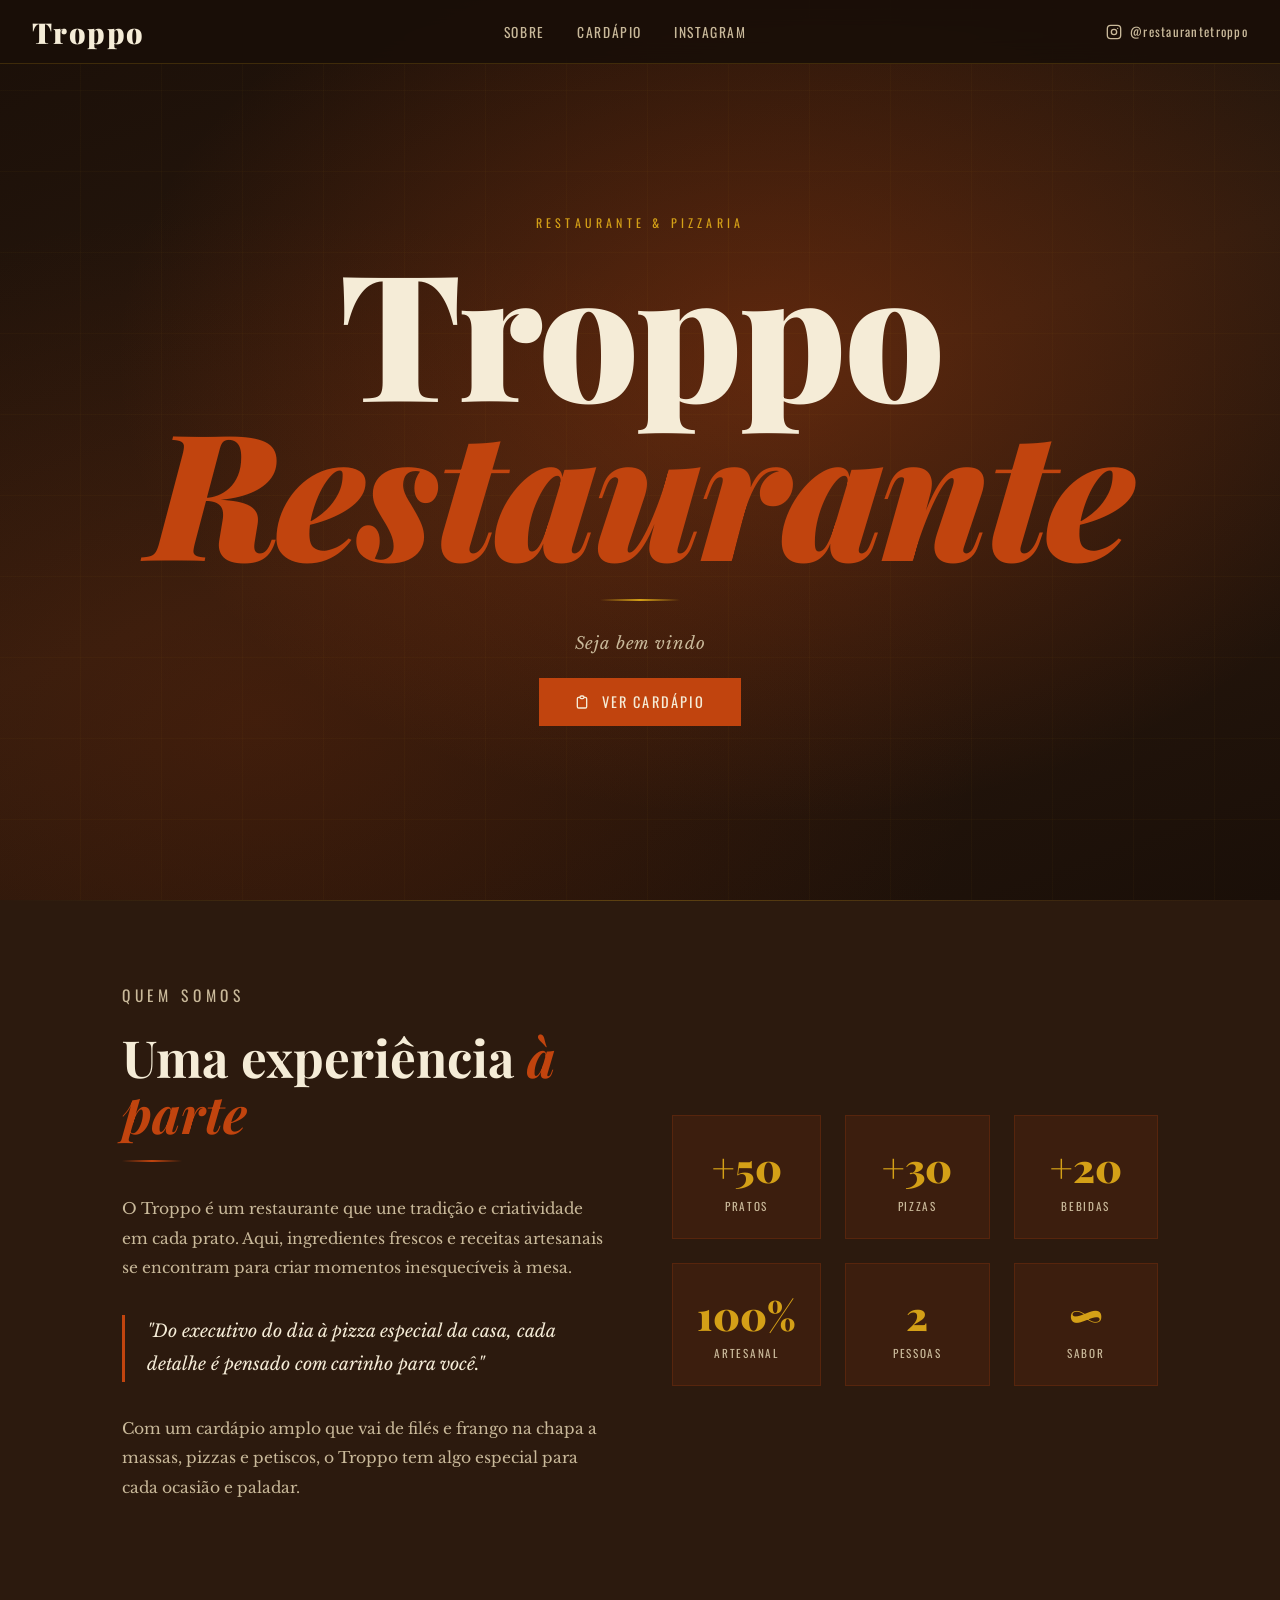
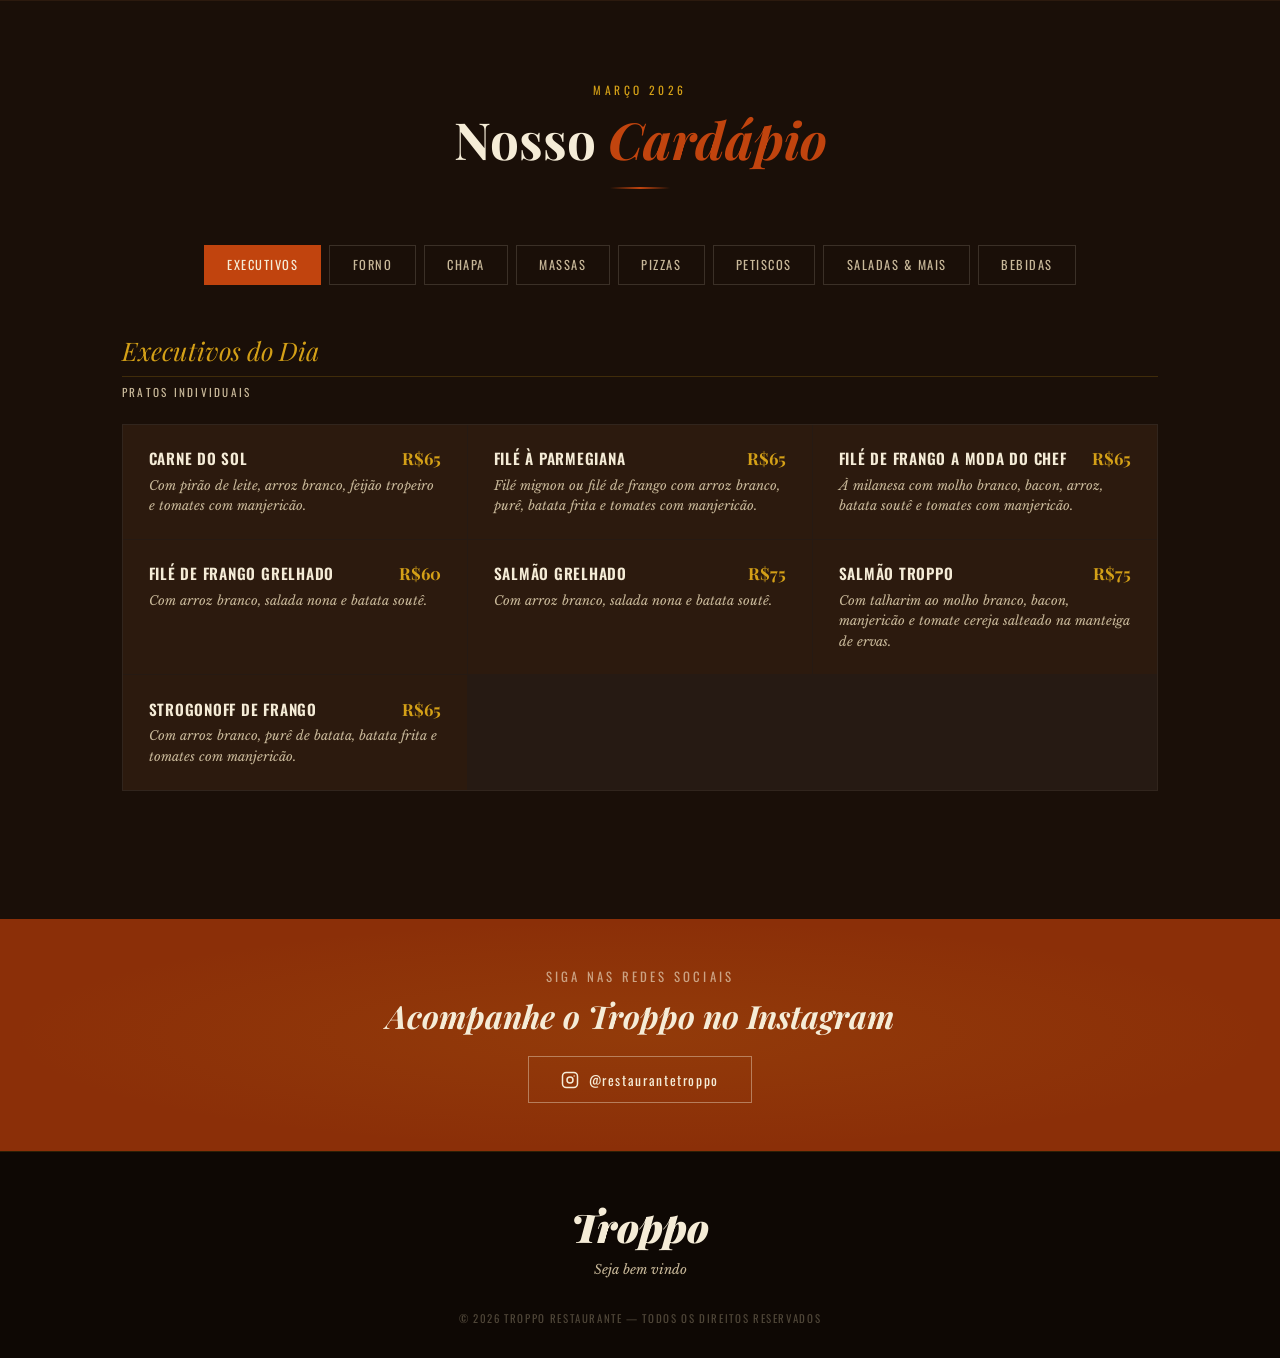
<file: restaurantetroppo/index.html>
<!DOCTYPE html>
<html lang="pt-BR">
<head>
<meta charset="UTF-8">
<meta name="viewport" content="width=device-width, initial-scale=1.0">
<title>Troppo Restaurante</title>
<link href="https://fonts.googleapis.com/css2?family=Playfair+Display:ital,wght@0,400;0,700;0,900;1,400;1,700&family=Libre+Baskerville:ital,wght@0,400;0,700;1,400&family=Oswald:wght@300;400;600&display=swap" rel="stylesheet">
<link rel="stylesheet" href="scr/style.css">
</head>
<body>

<!-- NAV -->
<nav>
  <a href="#hero" class="nav-logo">Troppo</a>
  <ul class="nav-links">
    <li><a href="#sobre">Sobre</a></li>
    <li><a href="#cardapio">Cardápio</a></li>
    <li><a href="#instagram">Instagram</a></li>
  </ul>
  <a href="https://instagram.com/restaurantetroppo" target="_blank" class="nav-insta">
    <svg width="16" height="16" viewBox="0 0 24 24" fill="none" stroke="currentColor" stroke-width="2"><rect x="2" y="2" width="20" height="20" rx="5" ry="5"/><circle cx="12" cy="12" r="4"/><circle cx="17.5" cy="6.5" r="1" fill="currentColor" stroke="none"/></svg>
    @restaurantetroppo
  </a>
  <button class="hamburger" id="hamburgerBtn" aria-label="Menu">
    <span></span><span></span><span></span>
  </button>
</nav>

<!-- MOBILE MENU -->
<div class="mobile-menu" id="mobileMenu">
  <a href="#sobre" onclick="closeMobileMenu()">Sobre</a>
  <a href="#cardapio" onclick="closeMobileMenu()">Cardápio</a>
  <a href="#instagram" onclick="closeMobileMenu()">Instagram</a>
</div>

<!-- HERO -->
<section id="hero">
  <div class="hero-bg"></div>
  <div class="hero-texture"></div>
  <div class="hero-content">
    <p class="hero-label">Restaurante & Pizzaria</p>
    <h1 class="hero-title">
      Troppo
      <em>Restaurante</em>
    </h1>
    <div class="hero-divider"></div>
    <p class="hero-sub">Seja bem vindo</p>
    <a href="#cardapio" class="hero-cta">
      <svg width="16" height="16" viewBox="0 0 24 24" fill="none" stroke="currentColor" stroke-width="2"><path d="M9 5H7a2 2 0 00-2 2v12a2 2 0 002 2h10a2 2 0 002-2V7a2 2 0 00-2-2h-2M9 5a2 2 0 002 2h2a2 2 0 002-2M9 5a2 2 0 012-2h2a2 2 0 012 2"/></svg>
      Ver Cardápio
    </a>
  </div>
</section>


<section id="sobre">
  <div class="container">
    <div class="sobre-grid">
      <div class="sobre-text">
        <div class="section-header" style="text-align:left; margin-bottom:2rem;">
          <p class="section-label">Quem somos</p>
          <h2 class="section-title">Uma experiência <em>à parte</em></h2>
          <div class="section-rule" style="margin-left:0;"></div>
        </div>
        <p>O Troppo é um restaurante que une tradição e criatividade em cada prato. Aqui, ingredientes frescos e receitas artesanais se encontram para criar momentos inesquecíveis à mesa.</p>
        <div class="sobre-highlight">
          <p>"Do executivo do dia à pizza especial da casa, cada detalhe é pensado com carinho para você."</p>
        </div>
        <p>Com um cardápio amplo que vai de filés e frango na chapa a massas, pizzas e petiscos, o Troppo tem algo especial para cada ocasião e paladar.</p>
      </div>
      <div class="sobre-stats">
        <div class="stat-box">
          <span class="stat-num">+50</span>
          <span class="stat-label">Pratos</span>
        </div>
        <div class="stat-box">
          <span class="stat-num">+30</span>
          <span class="stat-label">Pizzas</span>
        </div>
        <div class="stat-box">
          <span class="stat-num">+20</span>
          <span class="stat-label">Bebidas</span>
        </div>
        <div class="stat-box">
          <span class="stat-num">100%</span>
          <span class="stat-label">Artesanal</span>
        </div>
        <div class="stat-box">
          <span class="stat-num">2</span>
          <span class="stat-label">Pessoas</span>
        </div>
        <div class="stat-box">
          <span class="stat-num">∞</span>
          <span class="stat-label">Sabor</span>
        </div>
      </div>
    </div>
  </div>
</section>


<section id="cardapio">
  <div class="container">
    <div class="section-header">
      <p class="section-label">Março 2026</p>
      <h2 class="section-title">Nosso <em>Cardápio</em></h2>
      <div class="section-rule"></div>
    </div>

    
    <div class="menu-tabs">
      <button class="tab-btn active" data-tab="executivos">Executivos</button>
      <button class="tab-btn" data-tab="forno">Forno</button>
      <button class="tab-btn" data-tab="chapa">Chapa</button>
      <button class="tab-btn" data-tab="massas">Massas</button>
      <button class="tab-btn" data-tab="pizzas">Pizzas</button>
      <button class="tab-btn" data-tab="petiscos">Petiscos</button>
      <button class="tab-btn" data-tab="outros">Saladas & Mais</button>
      <button class="tab-btn" data-tab="bebidas">Bebidas</button>
    </div>

    
    <div class="menu-panel active" id="tab-executivos">
      <p class="menu-category-title">Executivos do Dia</p>
      <p class="menu-category-sub">Pratos individuais</p>
      <div class="menu-grid">
        <div class="menu-item">
          <div class="menu-item-header">
            <span class="menu-item-name">Carne do Sol</span>
            <span class="menu-item-price">R$65</span>
          </div>
          <p class="menu-item-desc">Com pirão de leite, arroz branco, feijão tropeiro e tomates com manjericão.</p>
        </div>
        <div class="menu-item">
          <div class="menu-item-header">
            <span class="menu-item-name">Filé à Parmegiana</span>
            <span class="menu-item-price">R$65</span>
          </div>
          <p class="menu-item-desc">Filé mignon ou filé de frango com arroz branco, purê, batata frita e tomates com manjericão.</p>
        </div>
        <div class="menu-item">
          <div class="menu-item-header">
            <span class="menu-item-name">Filé de Frango a Moda do Chef</span>
            <span class="menu-item-price">R$65</span>
          </div>
          <p class="menu-item-desc">À milanesa com molho branco, bacon, arroz, batata soutê e tomates com manjericão.</p>
        </div>
        <div class="menu-item">
          <div class="menu-item-header">
            <span class="menu-item-name">Filé de Frango Grelhado</span>
            <span class="menu-item-price">R$60</span>
          </div>
          <p class="menu-item-desc">Com arroz branco, salada nona e batata soutê.</p>
        </div>
        <div class="menu-item">
          <div class="menu-item-header">
            <span class="menu-item-name">Salmão Grelhado</span>
            <span class="menu-item-price">R$75</span>
          </div>
          <p class="menu-item-desc">Com arroz branco, salada nona e batata soutê.</p>
        </div>
        <div class="menu-item">
          <div class="menu-item-header">
            <span class="menu-item-name">Salmão Troppo</span>
            <span class="menu-item-price">R$75</span>
          </div>
          <p class="menu-item-desc">Com talharim ao molho branco, bacon, manjericão e tomate cereja salteado na manteiga de ervas.</p>
        </div>
        <div class="menu-item">
          <div class="menu-item-header">
            <span class="menu-item-name">Strogonoff de Frango</span>
            <span class="menu-item-price">R$65</span>
          </div>
          <p class="menu-item-desc">Com arroz branco, purê de batata, batata frita e tomates com manjericão.</p>
        </div>
      </div>
    </div>

    
    <div class="menu-panel" id="tab-forno">
      <p class="menu-category-title">Filé Mignon ao Forno</p>
      <p class="menu-category-sub">Para 2 pessoas • acompanha arroz e purê de batatas</p>
      <div class="menu-grid">
        <div class="menu-item">
          <div class="menu-item-header"><span class="menu-item-name">À Parmegiana</span><span class="menu-item-price">R$135</span></div>
          <p class="menu-item-desc">À milanesa com mussarela, presunto, molho de tomates, parmesão, arroz e purê de batatas.</p>
        </div>
        <div class="menu-item">
          <div class="menu-item-header"><span class="menu-item-name">A Moda do Cheff</span><span class="menu-item-price">R$135</span></div>
          <p class="menu-item-desc">À milanesa com molho branco, bacon, manjericão, arroz e purê de batatas.</p>
        </div>
        <div class="menu-item">
          <div class="menu-item-header"><span class="menu-item-name">Apimentado</span><span class="menu-item-price">R$135</span></div>
          <p class="menu-item-desc">Molho aurora apimentado, champignon, bacon, arroz e purê de batatas.</p>
        </div>
        <div class="menu-item">
          <div class="menu-item-header"><span class="menu-item-name">Madeira</span><span class="menu-item-price">R$135</span></div>
          <p class="menu-item-desc">Molho madeira, champignon, arroz e purê de batatas.</p>
        </div>
        <div class="menu-item">
          <div class="menu-item-header"><span class="menu-item-name">Quatro Queijos</span><span class="menu-item-price">R$135</span></div>
          <p class="menu-item-desc">Com mussarela, gorgonzola, provolone, parmesão, molho branco, arroz e purê de batatas.</p>
        </div>
      </div>

      <p class="menu-category-title">Filé de Frango ao Forno</p>
      <p class="menu-category-sub">Para 2 pessoas • acompanha arroz e purê de batatas</p>
      <div class="menu-grid">
        <div class="menu-item">
          <div class="menu-item-header"><span class="menu-item-name">À Parmegiana</span><span class="menu-item-price">R$115</span></div>
          <p class="menu-item-desc">À milanesa com mussarela, presunto, molho de tomates, parmesão, arroz e purê de batatas.</p>
        </div>
        <div class="menu-item">
          <div class="menu-item-header"><span class="menu-item-name">A Moda do Cheff</span><span class="menu-item-price">R$115</span></div>
          <p class="menu-item-desc">À milanesa com molho branco, bacon, manjericão, arroz e purê de batatas.</p>
        </div>
        <div class="menu-item">
          <div class="menu-item-header"><span class="menu-item-name">Quatro Queijos</span><span class="menu-item-price">R$115</span></div>
          <p class="menu-item-desc">Com mussarela, gorgonzola, provolone, parmesão, molho branco, arroz e purê de batatas.</p>
        </div>
        <div class="menu-item">
          <div class="menu-item-header"><span class="menu-item-name">Strogonoff</span><span class="menu-item-price">R$135</span></div>
          <p class="menu-item-desc">Em cubos, com palmito, champignon, molho de creme de leite, arroz e purê de batatas.</p>
        </div>
        <div class="menu-item">
          <div class="menu-item-header"><span class="menu-item-name">Troppo</span><span class="menu-item-price">R$145</span></div>
          <p class="menu-item-desc">À milanesa, marinado com cerveja e orégano, molho branco, mussarela, presunto, champignon, azeitona, arroz e purê de batatas.</p>
        </div>
      </div>
    </div>

    
    <div class="menu-panel" id="tab-chapa">
      <p class="menu-category-title">Na Chapa</p>
      <p class="menu-category-sub">Para 2 pessoas • acompanha feijão tropeiro, arroz, vinagrete e farofa</p>
      <div class="menu-grid">
        <div class="menu-item">
          <div class="menu-item-header"><span class="menu-item-name">Picanha Maturatta</span><span class="menu-item-price">R$155</span></div>
          <p class="menu-item-desc">Com queijo coalho, feijão tropeiro, arroz, vinagrete e farofa.</p>
        </div>
        <div class="menu-item">
          <div class="menu-item-header"><span class="menu-item-name">Carne do Sol</span><span class="menu-item-price">R$135</span></div>
          <p class="menu-item-desc">Com feijão tropeiro, arroz, vinagrete e farofa.</p>
        </div>
        <div class="menu-item">
          <div class="menu-item-header"><span class="menu-item-name">Filé Mignon</span><span class="menu-item-price">R$135</span></div>
          <p class="menu-item-desc">Com feijão tropeiro, arroz, vinagrete e farofa.</p>
        </div>
        <div class="menu-item">
          <div class="menu-item-header"><span class="menu-item-name">Filé de Frango</span><span class="menu-item-price">R$115</span></div>
          <p class="menu-item-desc">Com feijão tropeiro, arroz, vinagrete e farofa.</p>
        </div>
        <div class="menu-item">
          <div class="menu-item-header"><span class="menu-item-name">Bode</span><span class="menu-item-price">R$135</span></div>
          <p class="menu-item-desc">Com feijão tropeiro, arroz, vinagrete e farofa.</p>
        </div>
        <div class="menu-item">
          <div class="menu-item-header"><span class="menu-item-name">Cordeiro</span><span class="menu-item-price">R$135</span></div>
          <p class="menu-item-desc">Com feijão tropeiro, arroz, vinagrete e farofa.</p>
        </div>
      </div>
    </div>

    
    <div class="menu-panel" id="tab-massas">
      <p class="menu-category-title">Spaghetti & Talharim</p>
      <p class="menu-category-sub">Para 2 pessoas</p>
      <div class="menu-grid">
        <div class="menu-item">
          <div class="menu-item-header"><span class="menu-item-name">Al Sugo</span><span class="menu-item-price">R$52</span></div>
          <p class="menu-item-desc">Molho de tomates.</p>
        </div>
        <div class="menu-item">
          <div class="menu-item-header"><span class="menu-item-name">Alho e Oléo</span><span class="menu-item-price">R$52</span></div>
          <p class="menu-item-desc">Alho dourado no azeite de oliva.</p>
        </div>
        <div class="menu-item">
          <div class="menu-item-header"><span class="menu-item-name">Bolonhesa</span><span class="menu-item-price">R$70</span></div>
          <p class="menu-item-desc">Molho de tomates e carne bovina moída.</p>
        </div>
        <div class="menu-item">
          <div class="menu-item-header"><span class="menu-item-name">Camarão</span><span class="menu-item-price">R$140</span></div>
          <p class="menu-item-desc">Camarões fundidos no molho branco.</p>
        </div>
        <div class="menu-item">
          <div class="menu-item-header"><span class="menu-item-name">Frango</span><span class="menu-item-price">R$70</span></div>
          <p class="menu-item-desc">Molho de tomates, bacon e frango desfiado.</p>
        </div>
        <div class="menu-item">
          <div class="menu-item-header"><span class="menu-item-name">Quatro Queijos</span><span class="menu-item-price">R$90</span></div>
          <p class="menu-item-desc">Mussarela, gorgonzola, provolone e parmesão fundidos no molho branco.</p>
        </div>
      </div>

      <p class="menu-category-title">Lasanhas</p>
      <p class="menu-category-sub">Média | Grande</p>
      <table class="menu-table">
        <thead><tr><th>Sabor</th><th>Média</th><th>Grande</th></tr></thead>
        <tbody>
          <tr><td><span class="item-title">Bolonhesa</span>Mussarela, carne bovina e molho de tomates polvilhado com parmesão ralado.</td><td>R$77</td><td>R$90</td></tr>
          <tr><td><span class="item-title">Frango</span>Mussarela, frango desfiado e molho de tomate polvilhado com parmesão ralado.</td><td>R$77</td><td>R$90</td></tr>
          <tr><td><span class="item-title">Troppo</span>Mussarela, presunto, frango desfiado, molho branco e molho de tomate polvilhado com parmesão.</td><td>R$84</td><td>R$98</td></tr>
        </tbody>
      </table>

      <p class="menu-category-title">Calzones</p>
      <p class="menu-category-sub">Pequeno | Médio | Grande</p>
      <table class="menu-table">
        <thead><tr><th>Tipo</th><th>P</th><th>M</th><th>G</th></tr></thead>
        <tbody>
          <tr><td><span class="item-title">Tradicionais</span>Todos os sabores das Pizzas Tradicionais.</td><td>R$57</td><td>R$65</td><td>R$78</td></tr>
          <tr><td><span class="item-title">Especiais</span>Todos os sabores das Pizzas Especiais.</td><td>R$70</td><td>R$82</td><td>R$95</td></tr>
        </tbody>
      </table>

      <p class="menu-category-title">Pastel & Pastelzinho</p>
      <div class="menu-grid">
        <div class="menu-item">
          <div class="menu-item-header"><span class="menu-item-name">Queijo | Presunto | Frango | Carne</span><span class="menu-item-price">R$22 <span class="price-small">/ c/ catupiry R$27</span></span></div>
        </div>
        <div class="menu-item">
          <div class="menu-item-header"><span class="menu-item-name">Camarão | Bacalhau</span><span class="menu-item-price">R$32 <span class="price-small">/ c/ catupiry R$38</span></span></div>
        </div>
        <div class="menu-item">
          <div class="menu-item-header"><span class="menu-item-name">Pastelzinho Frango | Presunto (6un)</span><span class="menu-item-price">R$35 <span class="price-small">/ c/ catupiry R$40</span></span></div>
        </div>
        <div class="menu-item">
          <div class="menu-item-header"><span class="menu-item-name">Pastelzinho Camarão | Bacalhau (6un)</span><span class="menu-item-price">R$46 <span class="price-small">/ c/ catupiry R$52</span></span></div>
        </div>
      </div>
    </div>

    
    <div class="menu-panel" id="tab-pizzas">
      <p class="menu-category-title" style="color:var(--terracota);">Pizzas Tradicionais</p>
      <p class="menu-category-sub">Pequena | Média | Grande</p>
      <table class="menu-table">
        <thead><tr><th>Sabor</th><th>P</th><th>M</th><th>G</th></tr></thead>
        <tbody>
          <tr><td><span class="item-title">Mussarela</span>Mussarela</td><td>R$43</td><td>R$50</td><td>R$60</td></tr>
          <tr><td><span class="item-title">Milho</span>Mussarela e milho</td><td>R$43</td><td>R$50</td><td>R$67</td></tr>
          <tr><td><span class="item-title">Margherita</span>Mussarela, tomate e manjericão</td><td>R$48</td><td>R$54</td><td>R$67</td></tr>
          <tr><td><span class="item-title">Gratinada</span>Mussarela, catupiry, parmesão e azeitona</td><td>R$53</td><td>R$60</td><td>R$75</td></tr>
          <tr><td><span class="item-title">Quatro Queijos</span>Mussarela, provolone, gorgonzola e catupiry</td><td>R$57</td><td>R$65</td><td>R$78</td></tr>
          <tr><td><span class="item-title">Bauru</span>Presunto, mussarela, tomate e azeitona</td><td>R$53</td><td>R$60</td><td>R$75</td></tr>
          <tr><td><span class="item-title">Portuguesa</span>Presunto, mussarela, ervilha, ovos, cebola e azeitona</td><td>R$53</td><td>R$60</td><td>R$75</td></tr>
          <tr><td><span class="item-title">Chapadão</span>Presunto, mussarela, bacon, champignon e cebola</td><td>R$57</td><td>R$65</td><td>R$78</td></tr>
          <tr><td><span class="item-title">Frango</span>Frango e mussarela</td><td>R$43</td><td>R$50</td><td>R$60</td></tr>
          <tr><td><span class="item-title">Frango c/ Catupiry</span>Frango, mussarela e catupiry</td><td>R$50</td><td>R$56</td><td>R$72</td></tr>
          <tr><td><span class="item-title">Pollo</span>Frango, mussarela, milho, palmito e azeitona</td><td>R$53</td><td>R$60</td><td>R$75</td></tr>
          <tr><td><span class="item-title">Caipirona</span>Frango, mussarela, milho, catupiry, tomate e azeitona</td><td>R$57</td><td>R$65</td><td>R$78</td></tr>
          <tr><td><span class="item-title">Calabresa</span>Calabresa e mussarela</td><td>R$43</td><td>R$50</td><td>R$60</td></tr>
          <tr><td><span class="item-title">Baiana</span>Calabresa picada, mussarela e molho de pimenta</td><td>R$43</td><td>R$50</td><td>R$60</td></tr>
          <tr><td><span class="item-title">Salame</span>Salame, mussarela e cebola</td><td>R$50</td><td>R$57</td><td>R$70</td></tr>
          <tr><td><span class="item-title">Árabe</span>Carne moída, mussarela, catupiry, cebola, pimenta calabresa e hortelã</td><td>R$57</td><td>R$65</td><td>R$78</td></tr>
          <tr><td><span class="item-title">Bacalhau</span>Bacalhau e mussarela</td><td>R$57</td><td>R$65</td><td>R$78</td></tr>
        </tbody>
      </table>

      <p class="menu-category-title">Pizzas Especiais</p>
      <p class="menu-category-sub">Pequena | Média | Grande</p>
      <table class="menu-table">
        <thead><tr><th>Sabor</th><th>P</th><th>M</th><th>G</th></tr></thead>
        <tbody>
          <tr><td><span class="item-title">Atum</span>Atum, mussarela e cebola</td><td>R$63</td><td>R$72</td><td>R$85</td></tr>
          <tr><td><span class="item-title">Peruana</span>Atum, mussarela, tomate, cebola e azeitona</td><td>R$63</td><td>R$72</td><td>R$85</td></tr>
          <tr><td><span class="item-title">Camarão</span>Camarão e mussarela</td><td>R$70</td><td>R$82</td><td>R$95</td></tr>
          <tr><td><span class="item-title">Catumarão</span>Camarão, mussarela e catupiry</td><td>R$76</td><td>R$88</td><td>R$100</td></tr>
          <tr><td><span class="item-title">Lombinho</span>Lombo defumado, mussarela e azeitona</td><td>R$63</td><td>R$72</td><td>R$85</td></tr>
          <tr><td><span class="item-title">Peru</span>Peito de Peru defumado, mussarela e catupiry</td><td>R$63</td><td>R$72</td><td>R$85</td></tr>
          <tr><td><span class="item-title">Pepperoni</span>Pepperoni, mussarela e cebola</td><td>R$63</td><td>R$72</td><td>R$85</td></tr>
          <tr><td><span class="item-title">Vegetariana</span>Palmito, mussarela, champignon, ervilha, tomate, pimentão, cebola e azeitona</td><td>R$63</td><td>R$72</td><td>R$85</td></tr>
          <tr><td><span class="item-title">Genovese</span>Atum, mussarela, champignon, catupiry e azeitona</td><td>R$63</td><td>R$72</td><td>R$85</td></tr>
          <tr><td><span class="item-title">Quatro Stagione</span>Presunto, mussarela, bacon, champignon e catupiry</td><td>R$63</td><td>R$72</td><td>R$85</td></tr>
          <tr><td><span class="item-title">Czarina</span>Lombo defumado, mussarela, provolone, tomate e azeitona</td><td>R$63</td><td>R$72</td><td>R$85</td></tr>
          <tr><td><span class="item-title">Tomate Seco</span>Tomate seco, mussarela, manjericão e parmesão</td><td>R$63</td><td>R$72</td><td>R$85</td></tr>
          <tr><td><span class="item-title">A Sua</span>Mussarela + 3 ingredientes à sua escolha</td><td>R$70</td><td>R$82</td><td>R$95</td></tr>
          <tr><td><span class="item-title">Troppo</span>Mussarela, presunto, frango, milho, catupiry, calabresa, tomate, pimentão, cebola e azeitona</td><td>R$63</td><td>R$72</td><td>R$85</td></tr>
        </tbody>
      </table>

      <p class="menu-category-title">Bordas Recheadas & Doces</p>
      <div class="menu-grid">
        <div class="menu-item">
          <div class="menu-item-header"><span class="menu-item-name">Borda Catupiry ou Mussarela</span><span class="menu-item-price"><span class="price-small">Média R$18 / Grande R$22</span></span></div>
        </div>
        <div class="menu-item">
          <div class="menu-item-header"><span class="menu-item-name">Romeu e Julieta</span><span class="menu-item-price">R$43/50/60</span></div>
          <p class="menu-item-desc">Goiabada, mussarela e canela em pó.</p>
        </div>
        <div class="menu-item">
          <div class="menu-item-header"><span class="menu-item-name">Brigadeiro</span><span class="menu-item-price">R$48/54/68</span></div>
          <p class="menu-item-desc">Brigadeiro, mussarela e chocolate granulado.</p>
        </div>
      </div>
    </div>

    
    <div class="menu-panel" id="tab-petiscos">
      <p class="menu-category-title">Petiscos</p>
      <p class="menu-category-sub">Para compartilhar</p>
      <div class="menu-grid">
        <div class="menu-item">
          <div class="menu-item-header"><span class="menu-item-name">Filezinho Mignon Apimentado</span><span class="menu-item-price">R$88</span></div>
          <p class="menu-item-desc">Com cesta de pão.</p>
        </div>
        <div class="menu-item">
          <div class="menu-item-header"><span class="menu-item-name">Filezinho Mignon Madeira</span><span class="menu-item-price">R$88</span></div>
          <p class="menu-item-desc">Com cesta de pão.</p>
        </div>
        <div class="menu-item">
          <div class="menu-item-header"><span class="menu-item-name">Filezinho Mignon Quatro Queijos</span><span class="menu-item-price">R$88</span></div>
          <p class="menu-item-desc">Com cesta de pão.</p>
        </div>
        <div class="menu-item">
          <div class="menu-item-header"><span class="menu-item-name">Filezinho Mignon Acebolado</span><span class="menu-item-price">R$88</span></div>
          <p class="menu-item-desc">Com farofa e vinagrete.</p>
        </div>
        <div class="menu-item">
          <div class="menu-item-header"><span class="menu-item-name">Carne do Sol Acebolada</span><span class="menu-item-price">R$88</span></div>
          <p class="menu-item-desc">Com farofa e vinagrete.</p>
        </div>
        <div class="menu-item">
          <div class="menu-item-header"><span class="menu-item-name">Filezinho de Bode Acebolado</span><span class="menu-item-price">R$88</span></div>
          <p class="menu-item-desc">Com farofa e vinagrete ou farofa d'água.</p>
        </div>
        <div class="menu-item">
          <div class="menu-item-header"><span class="menu-item-name">Filezinho de Cordeiro Acebolado</span><span class="menu-item-price">R$88</span></div>
          <p class="menu-item-desc">Com farofa e vinagrete ou farofa d'água.</p>
        </div>
        <div class="menu-item">
          <div class="menu-item-header"><span class="menu-item-name">Torresmo</span><span class="menu-item-price">R$35</span></div>
          <p class="menu-item-desc">Com geleia de pimenta.</p>
        </div>
        <div class="menu-item">
          <div class="menu-item-header"><span class="menu-item-name">Tábua de Frios</span><span class="menu-item-price">R$80</span></div>
          <p class="menu-item-desc">Azeitona, queijo, presunto, palmito, lombo defumado e salame.</p>
        </div>
        <div class="menu-item">
          <div class="menu-item-header"><span class="menu-item-name">Mista de Frios</span><span class="menu-item-price">R$46</span></div>
          <p class="menu-item-desc">Azeitona, presunto, queijo e salame.</p>
        </div>
        <div class="menu-item">
          <div class="menu-item-header"><span class="menu-item-name">Escondidinho de Carne</span><span class="menu-item-price">R$90</span></div>
          <p class="menu-item-desc">Cubos de carne, bacon, calabresa defumada, feijão, catupiry, mussarela, purê de batata e tomates.</p>
        </div>
        <div class="menu-item">
          <div class="menu-item-header"><span class="menu-item-name">Escondidinho de Costela</span><span class="menu-item-price">R$90</span></div>
          <p class="menu-item-desc">Costela bovina temperada, catupiry e purê de aipim gratinado.</p>
        </div>
        <div class="menu-item">
          <div class="menu-item-header"><span class="menu-item-name">Escondidinho de Camarão</span><span class="menu-item-price">R$120</span></div>
          <p class="menu-item-desc">Camarão, catupiry e purê de aipim gratinado.</p>
        </div>
        <div class="menu-item">
          <div class="menu-item-header"><span class="menu-item-name">Camarão Alho e Oléo</span><span class="menu-item-price">R$55</span></div>
          <p class="menu-item-desc">Camarão flambado no alho e azeite.</p>
        </div>
        <div class="menu-item">
          <div class="menu-item-header"><span class="menu-item-name">Paraíba</span><span class="menu-item-price">R$60</span></div>
          <p class="menu-item-desc">Macaxeira ou batata frita com carne do sol.</p>
        </div>
        <div class="menu-item">
          <div class="menu-item-header"><span class="menu-item-name">Iscas de Frango</span><span class="menu-item-price">R$45</span></div>
          <p class="menu-item-desc">Filé de frango com empanado especial. Acompanha molho rosé.</p>
        </div>
        <div class="menu-item">
          <div class="menu-item-header"><span class="menu-item-name">Camarão Troppo</span><span class="menu-item-price">R$50</span></div>
          <p class="menu-item-desc">Filé de camarão com empanado especial. Acompanha molho aiole.</p>
        </div>
        <div class="menu-item">
          <div class="menu-item-header"><span class="menu-item-name">Linguiça Artesanal</span><span class="menu-item-price">R$50</span></div>
          <p class="menu-item-desc">Suína ou cordeiro. Tradicional ou apimentada. Acompanha farofa e vinagrete.</p>
        </div>
        <div class="menu-item">
          <div class="menu-item-header"><span class="menu-item-name">Costelinha Suína</span><span class="menu-item-price">R$42</span></div>
          <p class="menu-item-desc">Com batata frita, cheddar, bacon e molho barbecue.</p>
        </div>
        <div class="menu-item">
          <div class="menu-item-header"><span class="menu-item-name">Tripa Suína</span><span class="menu-item-price">R$40</span></div>
        </div>
        <div class="menu-item">
          <div class="menu-item-header"><span class="menu-item-name">Macaxeira</span><span class="menu-item-price">R$20</span></div>
          <p class="menu-item-desc">Aipim frito em cubos.</p>
        </div>
        <div class="menu-item">
          <div class="menu-item-header"><span class="menu-item-name">Batata Frita</span><span class="menu-item-price">R$22</span></div>
        </div>
        <div class="menu-item">
          <div class="menu-item-header"><span class="menu-item-name">Batata Frita c/ Cheddar e Bacon</span><span class="menu-item-price">R$28</span></div>
        </div>
        <div class="menu-item">
          <div class="menu-item-header"><span class="menu-item-name">Caldo de Macaxeira</span><span class="menu-item-price">R$17</span></div>
        </div>
        <div class="menu-item">
          <div class="menu-item-header"><span class="menu-item-name">Salame</span><span class="menu-item-price">R$28</span></div>
        </div>
      </div>
    </div>

    
    <div class="menu-panel" id="tab-outros">
      <p class="menu-category-title">Saladas</p>
      <p class="menu-category-sub">Para 2 pessoas | Individual</p>
      <div class="menu-grid">
        <div class="menu-item">
          <div class="menu-item-header"><span class="menu-item-name">Nona</span><span class="menu-item-price">R$46 <span class="price-small">/ indiv. R$32</span></span></div>
          <p class="menu-item-desc">Alface, tomate, cebola, pimentão, cenoura e azeitonas.</p>
        </div>
        <div class="menu-item">
          <div class="menu-item-header"><span class="menu-item-name">Troppo</span><span class="menu-item-price">R$58 <span class="price-small">/ indiv. R$38</span></span></div>
          <p class="menu-item-desc">Alface, tomate, pimentão, cebola, cenoura, palmito, champignon, bacon, milho, azeitonas, ervilhas e ovos.</p>
        </div>
      </div>

      <p class="menu-category-title">Guarnições</p>
      <div class="menu-grid">
        <div class="menu-item"><div class="menu-item-header"><span class="menu-item-name">Arroz</span><span class="menu-item-price">R$10</span></div></div>
        <div class="menu-item"><div class="menu-item-header"><span class="menu-item-name">Farofa</span><span class="menu-item-price">R$10</span></div></div>
        <div class="menu-item"><div class="menu-item-header"><span class="menu-item-name">Feijão Tropeiro</span><span class="menu-item-price">R$10</span></div></div>
        <div class="menu-item"><div class="menu-item-header"><span class="menu-item-name">Salada Vinagrete</span><span class="menu-item-price">R$10</span></div></div>
        <div class="menu-item"><div class="menu-item-header"><span class="menu-item-name">Tomates c/ Manjericão</span><span class="menu-item-price">R$10</span></div></div>
        <div class="menu-item"><div class="menu-item-header"><span class="menu-item-name">Cesta de Pão (baguete italiana)</span><span class="menu-item-price">R$10</span></div></div>
        <div class="menu-item"><div class="menu-item-header"><span class="menu-item-name">Pirão de Leite</span><span class="menu-item-price">R$15</span></div></div>
        <div class="menu-item"><div class="menu-item-header"><span class="menu-item-name">Purê de Batata</span><span class="menu-item-price">R$15</span></div></div>
        <div class="menu-item"><div class="menu-item-header"><span class="menu-item-name">Molho Barbecue</span><span class="menu-item-price">R$5</span></div></div>
        <div class="menu-item"><div class="menu-item-header"><span class="menu-item-name">Molho Aiole</span><span class="menu-item-price">R$5</span></div></div>
        <div class="menu-item"><div class="menu-item-header"><span class="menu-item-name">Molho Rosé</span><span class="menu-item-price">R$5</span></div></div>
        <div class="menu-item"><div class="menu-item-header"><span class="menu-item-name">Geleia de Pimenta</span><span class="menu-item-price">R$5</span></div></div>
      </div>

      <p class="menu-category-title">Sobremesas</p>
      <div class="menu-grid">
        <div class="menu-item">
          <div class="menu-item-header"><span class="menu-item-name">Doce de Leite — Ambrosia</span><span class="menu-item-price">R$15</span></div>
        </div>
        <div class="menu-item">
          <div class="menu-item-header"><span class="menu-item-name">Brownie com Sorvete</span><span class="menu-item-price">R$20</span></div>
        </div>
      </div>
    </div>

    
    <div class="menu-panel" id="tab-bebidas">
      <p class="menu-category-title">Sucos & Água</p>
      <div class="menu-grid">
        <div class="menu-item">
          <div class="menu-item-header"><span class="menu-item-name">Suco Natural — Taça 450ml</span><span class="menu-item-price">R$12</span></div>
          <p class="menu-item-desc">Sem conservantes. Laranja, Limão, Abacaxi, Acerola, Manga, Goiaba, Morango, Cajá.</p>
        </div>
        <div class="menu-item">
          <div class="menu-item-header"><span class="menu-item-name">Água Mineral s/ Gás 500ml</span><span class="menu-item-price">R$4</span></div>
        </div>
        <div class="menu-item">
          <div class="menu-item-header"><span class="menu-item-name">Água Mineral c/ Gás 500ml</span><span class="menu-item-price">R$5</span></div>
        </div>
        <div class="menu-item">
          <div class="menu-item-header"><span class="menu-item-name">Água Tônica 350ml</span><span class="menu-item-price">R$8</span></div>
        </div>
        <div class="menu-item">
          <div class="menu-item-header"><span class="menu-item-name">Nespresso</span><span class="menu-item-price">R$8</span></div>
          <p class="menu-item-desc">Café expresso.</p>
        </div>
      </div>

      <p class="menu-category-title">Refrigerantes</p>
      <div class="menu-grid">
        <div class="menu-item"><div class="menu-item-header"><span class="menu-item-name">Refrigerante 350ml</span><span class="menu-item-price">R$8</span></div></div>
        <div class="menu-item"><div class="menu-item-header"><span class="menu-item-name">Refrigerante 1 Litro</span><span class="menu-item-price">R$15</span></div></div>
        <div class="menu-item"><div class="menu-item-header"><span class="menu-item-name">Coca-Cola KS</span><span class="menu-item-price">R$7</span></div></div>
        <div class="menu-item"><div class="menu-item-header"><span class="menu-item-name">Schweppes Citrus 350ml</span><span class="menu-item-price">R$8</span></div></div>
        <div class="menu-item"><div class="menu-item-header"><span class="menu-item-name">H2OH! 500ml</span><span class="menu-item-price">R$9</span></div></div>
      </div>

      <p class="menu-category-title">Cervejas</p>
      <p class="menu-category-sub">600ml</p>
      <div class="menu-grid">
        <div class="menu-item"><div class="menu-item-header"><span class="menu-item-name">Heineken</span><span class="menu-item-price">R$20</span></div></div>
        <div class="menu-item"><div class="menu-item-header"><span class="menu-item-name">Amstel</span><span class="menu-item-price">R$15</span></div></div>
        <div class="menu-item"><div class="menu-item-header"><span class="menu-item-name">Devassa</span><span class="menu-item-price">R$12</span></div></div>
        <div class="menu-item"><div class="menu-item-header"><span class="menu-item-name">Budweiser</span><span class="menu-item-price">R$18</span></div></div>
        <div class="menu-item"><div class="menu-item-header"><span class="menu-item-name">Antarctica Original</span><span class="menu-item-price">R$18</span></div></div>
        <div class="menu-item"><div class="menu-item-header"><span class="menu-item-name">Spaten</span><span class="menu-item-price">R$18</span></div></div>
        <div class="menu-item"><div class="menu-item-header"><span class="menu-item-name">Stella Artois</span><span class="menu-item-price">R$18</span></div></div>
      </div>
      <p class="menu-category-sub" style="margin-top:0; margin-bottom:1rem;">Long Neck</p>
      <div class="menu-grid">
        <div class="menu-item"><div class="menu-item-header"><span class="menu-item-name">Heineken</span><span class="menu-item-price">R$12</span></div></div>
        <div class="menu-item"><div class="menu-item-header"><span class="menu-item-name">Heineken Zero Álcool</span><span class="menu-item-price">R$12</span></div></div>
        <div class="menu-item"><div class="menu-item-header"><span class="menu-item-name">Budweiser</span><span class="menu-item-price">R$12</span></div></div>
        <div class="menu-item"><div class="menu-item-header"><span class="menu-item-name">Spaten</span><span class="menu-item-price">R$12</span></div></div>
        <div class="menu-item"><div class="menu-item-header"><span class="menu-item-name">Stella Artois</span><span class="menu-item-price">R$12</span></div></div>
      </div>

      <p class="menu-category-title">Drinques & Coquetéis</p>
      <div class="menu-grid">
        <div class="menu-item">
          <div class="menu-item-header"><span class="menu-item-name">Margherita Blue</span><span class="menu-item-price">R$38</span></div>
          <p class="menu-item-desc">Licor de curaçau, tequila, cointreau e limão.</p>
        </div>
        <div class="menu-item">
          <div class="menu-item-header"><span class="menu-item-name">Margherita</span><span class="menu-item-price">R$32</span></div>
          <p class="menu-item-desc">Tequila, cointreau e limão.</p>
        </div>
        <div class="menu-item">
          <div class="menu-item-header"><span class="menu-item-name">Coquetel de Frutas c/ Álcool</span><span class="menu-item-price">R$25</span></div>
        </div>
        <div class="menu-item">
          <div class="menu-item-header"><span class="menu-item-name">Coquetel de Frutas s/ Álcool</span><span class="menu-item-price">R$20</span></div>
        </div>
        <div class="menu-item">
          <div class="menu-item-header"><span class="menu-item-name">Caipiríssima</span><span class="menu-item-price">R$22</span></div>
          <p class="menu-item-desc">Com Bacardi.</p>
        </div>
        <div class="menu-item">
          <div class="menu-item-header"><span class="menu-item-name">Caipirosca</span><span class="menu-item-price">R$20</span></div>
          <p class="menu-item-desc">Com Smirnoff.</p>
        </div>
        <div class="menu-item">
          <div class="menu-item-header"><span class="menu-item-name">Caipirinha</span><span class="menu-item-price">R$20</span></div>
          <p class="menu-item-desc">Com Sagatiba.</p>
        </div>
        <div class="menu-item">
          <div class="menu-item-header"><span class="menu-item-name">Caipimel</span><span class="menu-item-price">R$25</span></div>
          <p class="menu-item-desc">Com Sagatiba, mel e hortelã.</p>
        </div>
        <div class="menu-item">
          <div class="menu-item-header"><span class="menu-item-name">Gin Blackberry</span><span class="menu-item-price">R$25</span></div>
          <p class="menu-item-desc">Com Gin, tônica, morango e hortelã.</p>
        </div>
        <div class="menu-item">
          <div class="menu-item-header"><span class="menu-item-name">Aperol Fresh (Smirnoff)</span><span class="menu-item-price">R$25</span></div>
          <p class="menu-item-desc">Aperol, Vodka Smirnoff, laranja e hortelã.</p>
        </div>
        <div class="menu-item">
          <div class="menu-item-header"><span class="menu-item-name">Aperol Fresh (Absolut)</span><span class="menu-item-price">R$30</span></div>
          <p class="menu-item-desc">Aperol, Vodka Absolut, laranja e hortelã.</p>
        </div>
        <div class="menu-item">
          <div class="menu-item-header"><span class="menu-item-name">Red Bull</span><span class="menu-item-price">R$20</span></div>
        </div>
      </div>

      <p class="menu-category-title">Doses & Destilados</p>
      <div class="menu-grid">
        <div class="menu-item"><div class="menu-item-header"><span class="menu-item-name">Whisky Old Parr 12 anos</span><span class="menu-item-price">R$20</span></div></div>
        <div class="menu-item"><div class="menu-item-header"><span class="menu-item-name">Vodka Absolut</span><span class="menu-item-price">R$16</span></div></div>
        <div class="menu-item"><div class="menu-item-header"><span class="menu-item-name">Vodka Smirnoff</span><span class="menu-item-price">R$10</span></div></div>
        <div class="menu-item"><div class="menu-item-header"><span class="menu-item-name">Cachaça Serra das Almas / Sagatiba</span><span class="menu-item-price">R$10</span></div></div>
        <div class="menu-item"><div class="menu-item-header"><span class="menu-item-name">Tequila</span><span class="menu-item-price">R$20</span></div></div>
        <div class="menu-item"><div class="menu-item-header"><span class="menu-item-name">Gin</span><span class="menu-item-price">R$15</span></div></div>
        <div class="menu-item"><div class="menu-item-header"><span class="menu-item-name">Campari</span><span class="menu-item-price">R$15</span></div></div>
        <div class="menu-item"><div class="menu-item-header"><span class="menu-item-name">Cointreau</span><span class="menu-item-price">R$22</span></div></div>
        <div class="menu-item"><div class="menu-item-header"><span class="menu-item-name">Amarula</span><span class="menu-item-price">R$25</span></div></div>
        <div class="menu-item"><div class="menu-item-header"><span class="menu-item-name">Conhaque</span><span class="menu-item-price">R$10</span></div></div>
        <div class="menu-item"><div class="menu-item-header"><span class="menu-item-name">Keep Coller</span><span class="menu-item-price">R$20</span></div></div>
        <div class="menu-item"><div class="menu-item-header"><span class="menu-item-name">Skol Beats</span><span class="menu-item-price">R$12</span></div></div>
      </div>

      <p class="menu-category-title">Vinhos</p>
      <div class="menu-grid">
        <div class="menu-item">
          <div class="menu-item-header"><span class="menu-item-name">Vinho da Casa — Taça 250ml</span><span class="menu-item-price">R$16</span></div>
        </div>
        <div class="menu-item">
          <div class="menu-item-header"><span class="menu-item-name">Vinhos Nacionais e Importados</span><span class="menu-item-price">—</span></div>
          <p class="menu-item-desc">Ver rótulos disponíveis.</p>
        </div>
        <div class="menu-item">
          <div class="menu-item-header"><span class="menu-item-name">Champagne, Espumantes & Licores</span><span class="menu-item-price">—</span></div>
          <p class="menu-item-desc">Ver rótulos disponíveis.</p>
        </div>
      </div>
    </div>

  </div>
</section>


<div id="instagram">
  <div class="container insta-content">
    <p>Siga nas redes sociais</p>
    <h3>Acompanhe o Troppo no Instagram</h3>
    <a href="https://instagram.com/restaurantetroppo" target="_blank" class="insta-link">
      <svg width="18" height="18" viewBox="0 0 24 24" fill="none" stroke="currentColor" stroke-width="2"><rect x="2" y="2" width="20" height="20" rx="5" ry="5"/><circle cx="12" cy="12" r="4"/><circle cx="17.5" cy="6.5" r="1" fill="currentColor" stroke="none"/></svg>
      @restaurantetroppo
    </a>
  </div>
</div>


<footer>
  <div class="container">
    <div class="footer-logo">Troppo</div>
    <p class="footer-tagline">Seja bem vindo</p>
    <p class="footer-copy">© 2026 Troppo Restaurante — Todos os direitos reservados</p>
  </div>
</footer>

<script>
  
  document.querySelectorAll('.tab-btn').forEach(btn => {
    btn.addEventListener('click', () => {
      document.querySelectorAll('.tab-btn').forEach(b => b.classList.remove('active'));
      document.querySelectorAll('.menu-panel').forEach(p => p.classList.remove('active'));
      btn.classList.add('active');
      document.getElementById('tab-' + btn.dataset.tab).classList.add('active');
      document.getElementById('cardapio').scrollIntoView({ behavior: 'smooth', block: 'start' });
    });
  });

  
  const hamburger = document.getElementById('hamburgerBtn');
  const mobileMenu = document.getElementById('mobileMenu');
  hamburger.addEventListener('click', () => mobileMenu.classList.toggle('open'));
  function closeMobileMenu() { mobileMenu.classList.remove('open'); }
</script>
</body>
</html>
</file>
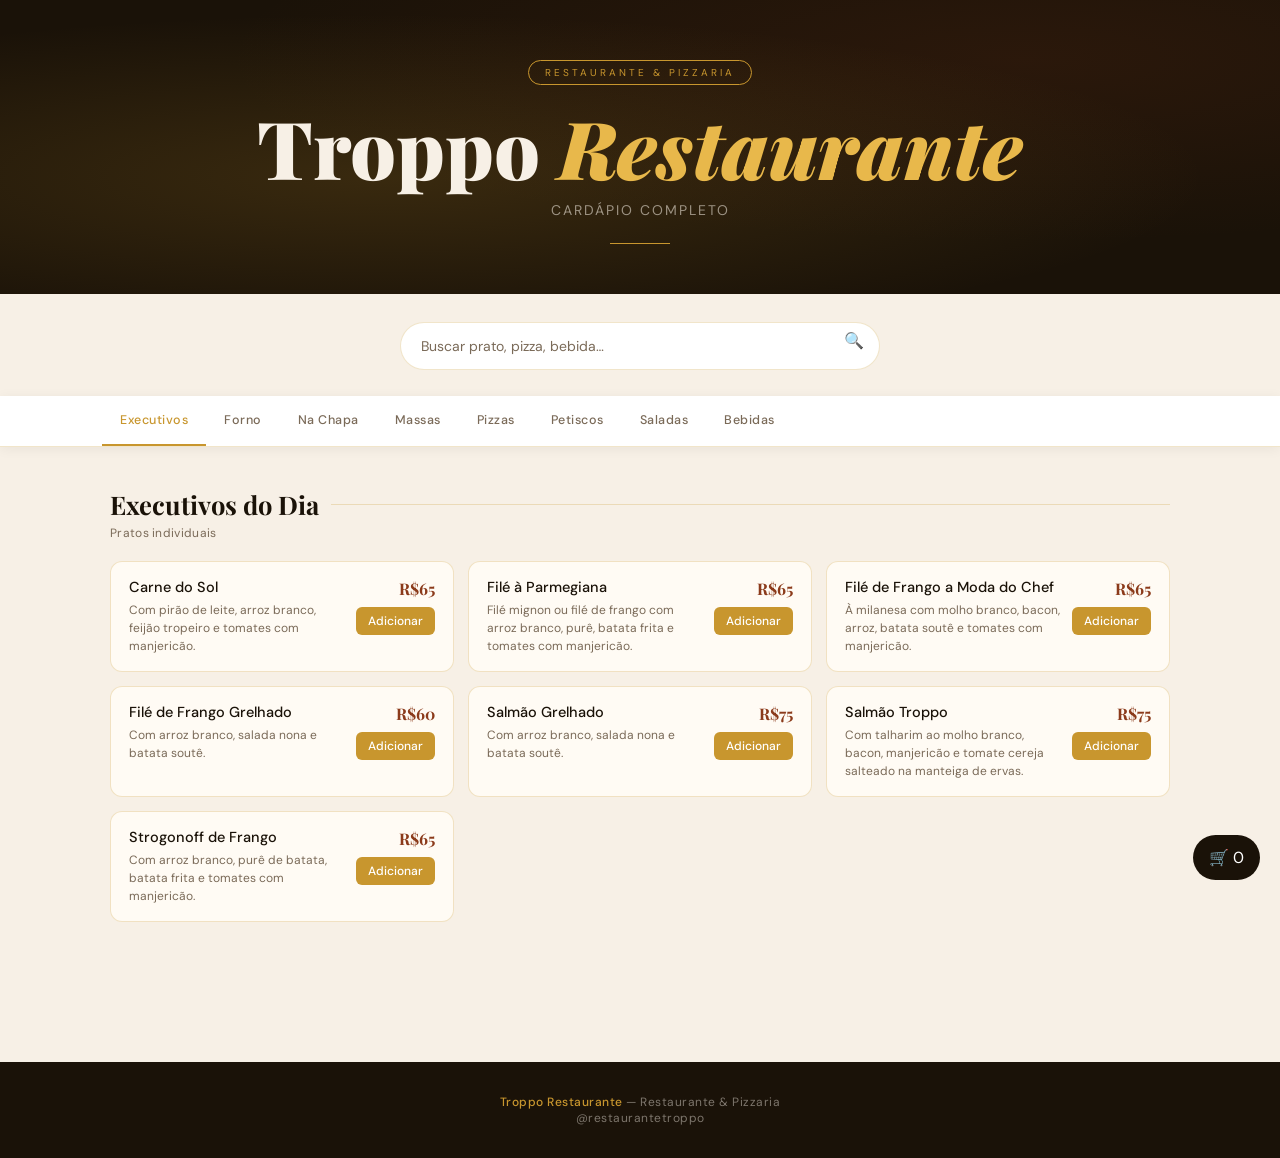
<file: Troppo/index.html>
<!DOCTYPE html>
<html lang="pt-BR">
<head>
<meta charset="UTF-8">
<meta name="viewport" content="width=device-width, initial-scale=1.0">
<title>Troppo Restaurante — Cardápio</title>
<link href="https://fonts.googleapis.com/css2?family=Playfair+Display:ital,wght@0,400;0,700;0,900;1,400;1,700&family=DM+Sans:wght@300;400;500&display=swap" rel="stylesheet">
<link rel="stylesheet" href="src/style.css">
</head>
<body>
  
<header class="hero">
  <div class="hero-badge">Restaurante & Pizzaria</div>
  <h1>Troppo <em>Restaurante</em></h1>
  <p class="hero-sub">Cardápio Completo</p>
  <div class="hero-divider"></div>
</header>

<div class="search-wrap">
  <input type="text" id="search-input" placeholder="Buscar prato, pizza, bebida…" autocomplete="off">
  <span class="search-icon">🔍</span>
</div>
<div id="search-count"></div>


<div class="tabs-outer">
  <nav class="tabs" id="tabs">
    <div class="tab active" data-section="executivos">Executivos</div>
    <div class="tab" data-section="forno">Forno</div>
    <div class="tab" data-section="chapa">Na Chapa</div>
    <div class="tab" data-section="massas">Massas</div>
    <div class="tab" data-section="pizzas">Pizzas</div>
    <div class="tab" data-section="petiscos">Petiscos</div>
    <div class="tab" data-section="saladas">Saladas</div>
    <div class="tab" data-section="bebidas">Bebidas</div>
  </nav>
</div>

<main>
  <div id="no-results" class="no-results"><span>🍽️</span>Nenhum item encontrado para "<span id="no-results-term"></span>"</div>

  
  <section class="section" id="sec-executivos">
    <h2 class="section-title">Executivos do Dia</h2>
    <p class="section-note">Pratos individuais</p>
    <div class="items-grid">
      <div class="item-card" data-search="carne do sol pirão feijão tropeiro arroz">
        <div class="item-info"><div class="item-name">Carne do Sol</div><div class="item-desc">Com pirão de leite, arroz branco, feijão tropeiro e tomates com manjericão.</div></div>
        <div class="item-price-wrap"><div class="item-price">R$65</div>
        <button class="add-btn" onclick="addItem('Carne do Sol', 65)">
  Adicionar
</button>
      </div>
      </div>
      <div class="item-card" data-search="filé parmegiana mignon frango arroz purê batata frita">
        <div class="item-info"><div class="item-name">Filé à Parmegiana</div><div class="item-desc">Filé mignon ou filé de frango com arroz branco, purê, batata frita e tomates com manjericão.</div></div>
        <div class="item-price-wrap"><div class="item-price">R$65</div>
        <button class="add-btn" onclick="addItem('Filé à Parmegiana', 65)">
  Adicionar
</button>
      </div>
      </div>
      <div class="item-card" data-search="filé frango chef milanesa molho branco bacon arroz batata soutê">
        <div class="item-info"><div class="item-name">Filé de Frango a Moda do Chef</div><div class="item-desc">À milanesa com molho branco, bacon, arroz, batata soutê e tomates com manjericão.</div></div>
        <div class="item-price-wrap"><div class="item-price">R$65</div>
        <button class="add-btn" onclick="addItem('Filé de Frango a Moda do Chef', 65)">
  Adicionar
</button>
      </div>
      </div>
      <div class="item-card" data-search="filé frango grelhado arroz salada nona batata soutê">
        <div class="item-info"><div class="item-name">Filé de Frango Grelhado</div><div class="item-desc">Com arroz branco, salada nona e batata soutê.</div></div>
        <div class="item-price-wrap"><div class="item-price">R$60</div>
      </div>
      </div>
      <div class="item-card" data-search="salmão grelhado arroz salada nona batata">
        <div class="item-info"><div class="item-name">Salmão Grelhado</div><div class="item-desc">Com arroz branco, salada nona e batata soutê.</div></div>
        <div class="item-price-wrap"><div class="item-price">R$75</div></div>
      </div>
      <div class="item-card" data-search="salmão troppo talharim molho branco bacon manjericão tomate cereja manteiga">
        <div class="item-info"><div class="item-name">Salmão Troppo</div><div class="item-desc">Com talharim ao molho branco, bacon, manjericão e tomate cereja salteado na manteiga de ervas.</div></div>
        <div class="item-price-wrap"><div class="item-price">R$75</div></div>
      </div>
      <div class="item-card" data-search="strogonoff frango arroz purê batata frita">
        <div class="item-info"><div class="item-name">Strogonoff de Frango</div><div class="item-desc">Com arroz branco, purê de batata, batata frita e tomates com manjericão.</div></div>
        <div class="item-price-wrap"><div class="item-price">R$65</div></div>
      </div>
    </div>
  </section>

  
  <section class="section" id="sec-forno" style="display:none">
    <h2 class="section-title">Ao Forno</h2>
    <p class="section-note">Para 2 pessoas • acompanha arroz e purê de batatas</p>

    <div class="subsection">
      <div class="subsection-title">Filé Mignon ao Forno</div>
      <div class="items-grid">
        <div class="item-card" data-search="filé mignon parmegiana milanesa mussarela presunto molho tomates parmesão">
          <div class="item-info"><div class="item-name">À Parmegiana</div><div class="item-desc">À milanesa com mussarela, presunto, molho de tomates, parmesão, arroz e purê de batatas.</div></div>
          <div class="item-price-wrap"><div class="item-price">R$135</div></div>
        </div>
        <div class="item-card" data-search="filé mignon chef milanesa molho branco bacon manjericão">
          <div class="item-info"><div class="item-name">A Moda do Chef</div><div class="item-desc">À milanesa com molho branco, bacon, manjericão, arroz e purê de batatas.</div></div>
          <div class="item-price-wrap"><div class="item-price">R$135</div></div>
        </div>
        <div class="item-card" data-search="filé mignon apimentado molho aurora champignon bacon">
          <div class="item-info"><div class="item-name">Apimentado</div><div class="item-desc">Molho aurora apimentado, champignon, bacon, arroz e purê de batatas.</div></div>
          <div class="item-price-wrap"><div class="item-price">R$135</div></div>
        </div>
        <div class="item-card" data-search="filé mignon madeira molho champignon">
          <div class="item-info"><div class="item-name">Madeira</div><div class="item-desc">Molho madeira, champignon, arroz e purê de batatas.</div></div>
          <div class="item-price-wrap"><div class="item-price">R$135</div></div>
        </div>
        <div class="item-card" data-search="filé mignon quatro queijos mussarela gorgonzola provolone parmesão molho branco">
          <div class="item-info"><div class="item-name">Quatro Queijos</div><div class="item-desc">Com mussarela, gorgonzola, provolone, parmesão, molho branco, arroz e purê de batatas.</div></div>
          <div class="item-price-wrap"><div class="item-price">R$135</div></div>
        </div>
      </div>
    </div>

    <div class="subsection">
      <div class="subsection-title">Filé de Frango ao Forno</div>
      <div class="items-grid">
        <div class="item-card" data-search="frango parmegiana milanesa mussarela presunto molho tomates parmesão">
          <div class="item-info"><div class="item-name">À Parmegiana</div><div class="item-desc">À milanesa com mussarela, presunto, molho de tomates, parmesão, arroz e purê de batatas.</div></div>
          <div class="item-price-wrap"><div class="item-price">R$115</div></div>
        </div>
        <div class="item-card" data-search="frango chef milanesa molho branco bacon manjericão">
          <div class="item-info"><div class="item-name">A Moda do Chef</div><div class="item-desc">À milanesa com molho branco, bacon, manjericão, arroz e purê de batatas.</div></div>
          <div class="item-price-wrap"><div class="item-price">R$115</div></div>
        </div>
        <div class="item-card" data-search="frango quatro queijos mussarela gorgonzola provolone parmesão molho branco">
          <div class="item-info"><div class="item-name">Quatro Queijos</div><div class="item-desc">Com mussarela, gorgonzola, provolone, parmesão, molho branco, arroz e purê de batatas.</div></div>
          <div class="item-price-wrap"><div class="item-price">R$115</div></div>
        </div>
        <div class="item-card" data-search="frango strogonoff palmito champignon creme de leite">
          <div class="item-info"><div class="item-name">Strogonoff</div><div class="item-desc">Em cubos, com palmito, champignon, molho de creme de leite, arroz e purê de batatas.</div></div>
          <div class="item-price-wrap"><div class="item-price">R$135</div></div>
        </div>
        <div class="item-card" data-search="frango troppo cerveja orégano molho branco mussarela presunto champignon azeitona">
          <div class="item-info"><div class="item-name">Troppo</div><div class="item-desc">À milanesa, marinado com cerveja e orégano, molho branco, mussarela, presunto, champignon, azeitona, arroz e purê de batatas.</div></div>
          <div class="item-price-wrap"><div class="item-price">R$145</div></div>
        </div>
      </div>
    </div>
  </section>

 
  <section class="section" id="sec-chapa" style="display:none">
    <h2 class="section-title">Na Chapa</h2>
    <p class="section-note">Para 2 pessoas • acompanha feijão tropeiro, arroz, vinagrete e farofa</p>
    <div class="items-grid">
      <div class="item-card" data-search="picanha maturatta queijo coalho feijão tropeiro">
        <div class="item-info"><div class="item-name">Picanha Maturatta</div><div class="item-desc">Com queijo coalho, feijão tropeiro, arroz, vinagrete e farofa.</div></div>
        <div class="item-price-wrap"><div class="item-price">R$155</div></div>
      </div>
      <div class="item-card" data-search="carne do sol feijão tropeiro arroz vinagrete farofa">
        <div class="item-info"><div class="item-name">Carne do Sol</div><div class="item-desc">Com feijão tropeiro, arroz, vinagrete e farofa.</div></div>
        <div class="item-price-wrap"><div class="item-price">R$135</div></div>
      </div>
      <div class="item-card" data-search="filé mignon chapa feijão arroz vinagrete farofa">
        <div class="item-info"><div class="item-name">Filé Mignon</div><div class="item-desc">Com feijão tropeiro, arroz, vinagrete e farofa.</div></div>
        <div class="item-price-wrap"><div class="item-price">R$135</div></div>
      </div>
      <div class="item-card" data-search="filé frango chapa feijão arroz vinagrete farofa">
        <div class="item-info"><div class="item-name">Filé de Frango</div><div class="item-desc">Com feijão tropeiro, arroz, vinagrete e farofa.</div></div>
        <div class="item-price-wrap"><div class="item-price">R$115</div></div>
      </div>
      <div class="item-card" data-search="bode chapa feijão arroz vinagrete farofa">
        <div class="item-info"><div class="item-name">Bode</div><div class="item-desc">Com feijão tropeiro, arroz, vinagrete e farofa.</div></div>
        <div class="item-price-wrap"><div class="item-price">R$135</div></div>
      </div>
      <div class="item-card" data-search="cordeiro chapa feijão arroz vinagrete farofa">
        <div class="item-info"><div class="item-name">Cordeiro</div><div class="item-desc">Com feijão tropeiro, arroz, vinagrete e farofa.</div></div>
        <div class="item-price-wrap"><div class="item-price">R$135</div></div>
      </div>
    </div>
  </section>

 
  <section class="section" id="sec-massas" style="display:none">
    <h2 class="section-title">Massas</h2>
    <p class="section-note">Para 2 pessoas</p>

    <div class="subsection">
      <div class="subsection-title">Spaghetti & Talharim</div>
      <div class="items-grid">
        <div class="item-card" data-search="spaghetti talharim al sugo molho tomates massa"><div class="item-info"><div class="item-name">Al Sugo</div><div class="item-desc">Molho de tomates.</div></div><div class="item-price-wrap"><div class="item-price">R$52</div></div></div>
        <div class="item-card" data-search="spaghetti talharim alho óleo azeite massa"><div class="item-info"><div class="item-name">Alho e Óleo</div><div class="item-desc">Alho dourado no azeite de oliva.</div></div><div class="item-price-wrap"><div class="item-price">R$52</div></div></div>
        <div class="item-card" data-search="spaghetti talharim bolonhesa carne bovina moída molho tomates massa"><div class="item-info"><div class="item-name">Bolonhesa</div><div class="item-desc">Molho de tomates e carne bovina moída.</div></div><div class="item-price-wrap"><div class="item-price">R$70</div></div></div>
        <div class="item-card" data-search="spaghetti talharim camarão molho branco massa frutos do mar"><div class="item-info"><div class="item-name">Camarão</div><div class="item-desc">Camarões fundidos no molho branco.</div></div><div class="item-price-wrap"><div class="item-price">R$140</div></div></div>
        <div class="item-card" data-search="spaghetti talharim frango molho tomates bacon desfiado massa"><div class="item-info"><div class="item-name">Frango</div><div class="item-desc">Molho de tomates, bacon e frango desfiado.</div></div><div class="item-price-wrap"><div class="item-price">R$70</div></div></div>
        <div class="item-card" data-search="spaghetti talharim quatro queijos mussarela gorgonzola provolone parmesão molho branco massa"><div class="item-info"><div class="item-name">Quatro Queijos</div><div class="item-desc">Mussarela, gorgonzola, provolone e parmesão fundidos no molho branco.</div></div><div class="item-price-wrap"><div class="item-price">R$90</div></div></div>
      </div>
    </div>

    <div class="subsection">
      <div class="subsection-title">Lasanhas</div>
      <div class="table-wrap">
        <table class="price-table">
          <thead><tr><th>Sabor</th><th>Média</th><th>Grande</th></tr></thead>
          <tbody>
            <tr><td><strong>Bolonhesa</strong><div class="item-subdesc">Mussarela, carne bovina e molho de tomates polvilhado com parmesão ralado.</div></td><td>R$77</td><td>R$90</td></tr>
            <tr><td><strong>Frango</strong><div class="item-subdesc">Mussarela, frango desfiado e molho de tomate polvilhado com parmesão ralado.</div></td><td>R$77</td><td>R$90</td></tr>
            <tr><td><strong>Troppo</strong><div class="item-subdesc">Mussarela, presunto, frango desfiado, molho branco e molho de tomate polvilhado com parmesão.</div></td><td>R$84</td><td>R$98</td></tr>
          </tbody>
        </table>
      </div>
    </div>

    <div class="subsection">
      <div class="subsection-title">Calzones</div>
      <div class="table-wrap">
        <table class="price-table">
          <thead><tr><th>Tipo</th><th>P</th><th>M</th><th>G</th></tr></thead>
          <tbody>
            <tr><td><strong>Tradicionais</strong><div class="item-subdesc">Todos os sabores das Pizzas Tradicionais.</div></td><td>R$57</td><td>R$65</td><td>R$78</td></tr>
            <tr><td><strong>Especiais</strong><div class="item-subdesc">Todos os sabores das Pizzas Especiais.</div></td><td>R$70</td><td>R$82</td><td>R$95</td></tr>
          </tbody>
        </table>
      </div>
    </div>

    <div class="subsection">
      <div class="subsection-title">Pastel & Pastelzinho</div>
      <div class="items-grid">
        <div class="item-card" data-search="pastel queijo presunto frango carne catupiry"><div class="item-info"><div class="item-name">Pastel — Queijo / Presunto / Frango / Carne</div><div class="item-desc">Tradicional ou com catupiry.</div></div><div class="item-price-wrap"><div class="item-price">R$22</div><div class="item-price-sub">c/ catupiry R$27</div></div></div>
        <div class="item-card" data-search="pastel camarão bacalhau catupiry"><div class="item-info"><div class="item-name">Pastel — Camarão / Bacalhau</div><div class="item-desc">Tradicional ou com catupiry.</div></div><div class="item-price-wrap"><div class="item-price">R$32</div><div class="item-price-sub">c/ catupiry R$38</div></div></div>
        <div class="item-card" data-search="pastelzinho frango presunto 6 unidades catupiry"><div class="item-info"><div class="item-name">Pastelzinho Frango / Presunto (6un)</div><div class="item-desc">Tradicional ou com catupiry.</div></div><div class="item-price-wrap"><div class="item-price">R$35</div><div class="item-price-sub">c/ catupiry R$40</div></div></div>
        <div class="item-card" data-search="pastelzinho camarão bacalhau 6 unidades catupiry"><div class="item-info"><div class="item-name">Pastelzinho Camarão / Bacalhau (6un)</div><div class="item-desc">Tradicional ou com catupiry.</div></div><div class="item-price-wrap"><div class="item-price">R$46</div><div class="item-price-sub">c/ catupiry R$52</div></div></div>
      </div>
    </div>
  </section>

  
  <section class="section" id="sec-pizzas" style="display:none">
    <h2 class="section-title">Pizzas</h2>

    <div class="subsection">
      <div class="subsection-title">Tradicionais — Pequena | Média | Grande</div>
      <div class="table-wrap">
        <table class="price-table">
          <thead><tr><th>Sabor</th><th>P</th><th>M</th><th>G</th></tr></thead>
          <tbody>
            <tr><td><strong>Mussarela</strong><div class="item-subdesc">Mussarela</div></td><td>R$43</td><td>R$50</td><td>R$60</td></tr>
            <tr><td><strong>Milho</strong><div class="item-subdesc">Mussarela e milho</div></td><td>R$43</td><td>R$50</td><td>R$67</td></tr>
            <tr><td><strong>Margherita</strong><div class="item-subdesc">Mussarela, tomate e manjericão</div></td><td>R$48</td><td>R$54</td><td>R$67</td></tr>
            <tr><td><strong>Gratinada</strong><div class="item-subdesc">Mussarela, catupiry, parmesão e azeitona</div></td><td>R$53</td><td>R$60</td><td>R$75</td></tr>
            <tr><td><strong>Quatro Queijos</strong><div class="item-subdesc">Mussarela, provolone, gorgonzola e catupiry</div></td><td>R$57</td><td>R$65</td><td>R$78</td></tr>
            <tr><td><strong>Bauru</strong><div class="item-subdesc">Presunto, mussarela, tomate e azeitona</div></td><td>R$53</td><td>R$60</td><td>R$75</td></tr>
            <tr><td><strong>Portuguesa</strong><div class="item-subdesc">Presunto, mussarela, ervilha, ovos, cebola e azeitona</div></td><td>R$53</td><td>R$60</td><td>R$75</td></tr>
            <tr><td><strong>Chapadão</strong><div class="item-subdesc">Presunto, mussarela, bacon, champignon e cebola</div></td><td>R$57</td><td>R$65</td><td>R$78</td></tr>
            <tr><td><strong>Frango</strong><div class="item-subdesc">Frango e mussarela</div></td><td>R$43</td><td>R$50</td><td>R$60</td></tr>
            <tr><td><strong>Frango c/ Catupiry</strong><div class="item-subdesc">Frango, mussarela e catupiry</div></td><td>R$50</td><td>R$56</td><td>R$72</td></tr>
            <tr><td><strong>Pollo</strong><div class="item-subdesc">Frango, mussarela, milho, palmito e azeitona</div></td><td>R$53</td><td>R$60</td><td>R$75</td></tr>
            <tr><td><strong>Caipirona</strong><div class="item-subdesc">Frango, mussarela, milho, catupiry, tomate e azeitona</div></td><td>R$57</td><td>R$65</td><td>R$78</td></tr>
            <tr><td><strong>Calabresa</strong><div class="item-subdesc">Calabresa e mussarela</div></td><td>R$43</td><td>R$50</td><td>R$60</td></tr>
            <tr><td><strong>Baiana</strong><div class="item-subdesc">Calabresa picada, mussarela e molho de pimenta</div></td><td>R$43</td><td>R$50</td><td>R$60</td></tr>
            <tr><td><strong>Salame</strong><div class="item-subdesc">Salame, mussarela e cebola</div></td><td>R$50</td><td>R$57</td><td>R$70</td></tr>
            <tr><td><strong>Árabe</strong><div class="item-subdesc">Carne moída, mussarela, catupiry, cebola, pimenta calabresa e hortelã</div></td><td>R$57</td><td>R$65</td><td>R$78</td></tr>
            <tr><td><strong>Bacalhau</strong><div class="item-subdesc">Bacalhau e mussarela</div></td><td>R$57</td><td>R$65</td><td>R$78</td></tr>
          </tbody>
        </table>
      </div>
    </div>

    <div class="subsection">
      <div class="subsection-title">Especiais — Pequena | Média | Grande</div>
      <div class="table-wrap">
        <table class="price-table">
          <thead><tr><th>Sabor</th><th>P</th><th>M</th><th>G</th></tr></thead>
          <tbody>
            <tr><td><strong>Atum</strong><div class="item-subdesc">Atum, mussarela e cebola</div></td><td>R$63</td><td>R$72</td><td>R$85</td></tr>
            <tr><td><strong>Peruana</strong><div class="item-subdesc">Atum, mussarela, tomate, cebola e azeitona</div></td><td>R$63</td><td>R$72</td><td>R$85</td></tr>
            <tr><td><strong>Camarão</strong><div class="item-subdesc">Camarão e mussarela</div></td><td>R$70</td><td>R$82</td><td>R$95</td></tr>
            <tr><td><strong>Catumarão</strong><div class="item-subdesc">Camarão, mussarela e catupiry</div></td><td>R$76</td><td>R$88</td><td>R$100</td></tr>
            <tr><td><strong>Lombinho</strong><div class="item-subdesc">Lombo defumado, mussarela e azeitona</div></td><td>R$63</td><td>R$72</td><td>R$85</td></tr>
            <tr><td><strong>Peru</strong><div class="item-subdesc">Peito de Peru defumado, mussarela e catupiry</div></td><td>R$63</td><td>R$72</td><td>R$85</td></tr>
            <tr><td><strong>Pepperoni</strong><div class="item-subdesc">Pepperoni, mussarela e cebola</div></td><td>R$63</td><td>R$72</td><td>R$85</td></tr>
            <tr><td><strong>Vegetariana</strong><div class="item-subdesc">Palmito, mussarela, champignon, ervilha, tomate, pimentão, cebola e azeitona</div></td><td>R$63</td><td>R$72</td><td>R$85</td></tr>
            <tr><td><strong>Genovese</strong><div class="item-subdesc">Atum, mussarela, champignon, catupiry e azeitona</div></td><td>R$63</td><td>R$72</td><td>R$85</td></tr>
            <tr><td><strong>Quatro Stagione</strong><div class="item-subdesc">Presunto, mussarela, bacon, champignon e catupiry</div></td><td>R$63</td><td>R$72</td><td>R$85</td></tr>
            <tr><td><strong>Czarina</strong><div class="item-subdesc">Lombo defumado, mussarela, provolone, tomate e azeitona</div></td><td>R$63</td><td>R$72</td><td>R$85</td></tr>
            <tr><td><strong>Tomate Seco</strong><div class="item-subdesc">Tomate seco, mussarela, manjericão e parmesão</div></td><td>R$63</td><td>R$72</td><td>R$85</td></tr>
            <tr><td><strong>A Sua</strong><div class="item-subdesc">Mussarela + 3 ingredientes à sua escolha</div></td><td>R$70</td><td>R$82</td><td>R$95</td></tr>
            <tr><td><strong>Troppo</strong><div class="item-subdesc">Mussarela, presunto, frango, milho, catupiry, calabresa, tomate, pimentão, cebola e azeitona</div></td><td>R$63</td><td>R$72</td><td>R$85</td></tr>
          </tbody>
        </table>
      </div>
    </div>

    <div class="subsection">
      <div class="subsection-title">Bordas Recheadas & Doces</div>
      <div class="items-grid">
        <div class="item-card" data-search="borda catupiry mussarela recheada pizza"><div class="item-info"><div class="item-name">Borda Catupiry ou Mussarela</div></div><div class="item-price-wrap"><div class="item-price">Média R$18</div><div class="item-price-sub">Grande R$22</div></div></div>
        <div class="item-card" data-search="pizza doce romeu julieta goiabada mussarela canela"><div class="item-info"><div class="item-name">Romeu e Julieta</div><div class="item-desc">Goiabada, mussarela e canela em pó.</div></div><div class="item-price-wrap"><div class="item-price">R$43/50/60</div></div></div>
        <div class="item-card" data-search="pizza doce brigadeiro mussarela chocolate granulado"><div class="item-info"><div class="item-name">Brigadeiro</div><div class="item-desc">Brigadeiro, mussarela e chocolate granulado.</div></div><div class="item-price-wrap"><div class="item-price">R$48/54/68</div></div></div>
      </div>
    </div>
  </section>

  
  <section class="section" id="sec-petiscos" style="display:none">
    <h2 class="section-title">Petiscos</h2>
    <p class="section-note">Para compartilhar</p>
    <div class="items-grid">
      <div class="item-card" data-search="filezinho mignon apimentado cesta pão petisco"><div class="item-info"><div class="item-name">Filezinho Mignon Apimentado</div><div class="item-desc">Com cesta de pão.</div></div><div class="item-price-wrap"><div class="item-price">R$88</div></div></div>
      <div class="item-card" data-search="filezinho mignon madeira cesta pão petisco"><div class="item-info"><div class="item-name">Filezinho Mignon Madeira</div><div class="item-desc">Com cesta de pão.</div></div><div class="item-price-wrap"><div class="item-price">R$88</div></div></div>
      <div class="item-card" data-search="filezinho mignon quatro queijos cesta pão petisco"><div class="item-info"><div class="item-name">Filezinho Mignon Quatro Queijos</div><div class="item-desc">Com cesta de pão.</div></div><div class="item-price-wrap"><div class="item-price">R$88</div></div></div>
      <div class="item-card" data-search="filezinho mignon acebolado farofa vinagrete petisco"><div class="item-info"><div class="item-name">Filezinho Mignon Acebolado</div><div class="item-desc">Com farofa e vinagrete.</div></div><div class="item-price-wrap"><div class="item-price">R$88</div></div></div>
      <div class="item-card" data-search="carne do sol acebolada farofa vinagrete petisco"><div class="item-info"><div class="item-name">Carne do Sol Acebolada</div><div class="item-desc">Com farofa e vinagrete.</div></div><div class="item-price-wrap"><div class="item-price">R$88</div></div></div>
      <div class="item-card" data-search="filezinho bode acebolado farofa vinagrete petisco"><div class="item-info"><div class="item-name">Filezinho de Bode Acebolado</div><div class="item-desc">Com farofa e vinagrete ou farofa d'água.</div></div><div class="item-price-wrap"><div class="item-price">R$88</div></div></div>
      <div class="item-card" data-search="filezinho cordeiro acebolado farofa vinagrete petisco"><div class="item-info"><div class="item-name">Filezinho de Cordeiro Acebolado</div><div class="item-desc">Com farofa e vinagrete ou farofa d'água.</div></div><div class="item-price-wrap"><div class="item-price">R$88</div></div></div>
      <div class="item-card" data-search="torresmo geleia pimenta petisco"><div class="item-info"><div class="item-name">Torresmo</div><div class="item-desc">Com geleia de pimenta.</div></div><div class="item-price-wrap"><div class="item-price">R$35</div></div></div>
      <div class="item-card" data-search="tábua frios azeitona queijo presunto palmito lombo salame petisco"><div class="item-info"><div class="item-name">Tábua de Frios</div><div class="item-desc">Azeitona, queijo, presunto, palmito, lombo defumado e salame.</div></div><div class="item-price-wrap"><div class="item-price">R$80</div></div></div>
      <div class="item-card" data-search="mista frios azeitona presunto queijo salame petisco"><div class="item-info"><div class="item-name">Mista de Frios</div><div class="item-desc">Azeitona, presunto, queijo e salame.</div></div><div class="item-price-wrap"><div class="item-price">R$46</div></div></div>
      <div class="item-card" data-search="escondidinho carne bacon calabresa feijão catupiry mussarela purê batata petisco"><div class="item-info"><div class="item-name">Escondidinho de Carne</div><div class="item-desc">Cubos de carne, bacon, calabresa defumada, feijão, catupiry, mussarela, purê de batata e tomates.</div></div><div class="item-price-wrap"><div class="item-price">R$90</div></div></div>
      <div class="item-card" data-search="escondidinho costela bovina catupiry purê aipim petisco"><div class="item-info"><div class="item-name">Escondidinho de Costela</div><div class="item-desc">Costela bovina temperada, catupiry e purê de aipim gratinado.</div></div><div class="item-price-wrap"><div class="item-price">R$90</div></div></div>
      <div class="item-card" data-search="escondidinho camarão catupiry purê aipim petisco frutos do mar"><div class="item-info"><div class="item-name">Escondidinho de Camarão</div><div class="item-desc">Camarão, catupiry e purê de aipim gratinado.</div></div><div class="item-price-wrap"><div class="item-price">R$120</div></div></div>
      <div class="item-card" data-search="camarão alho óleo azeite flambado petisco"><div class="item-info"><div class="item-name">Camarão Alho e Óleo</div><div class="item-desc">Camarão flambado no alho e azeite.</div></div><div class="item-price-wrap"><div class="item-price">R$55</div></div></div>
      <div class="item-card" data-search="paraíba macaxeira batata frita carne do sol petisco nordestino"><div class="item-info"><div class="item-name">Paraíba</div><div class="item-desc">Macaxeira ou batata frita com carne do sol.</div></div><div class="item-price-wrap"><div class="item-price">R$60</div></div></div>
      <div class="item-card" data-search="iscas frango empanado molho rosé petisco"><div class="item-info"><div class="item-name">Iscas de Frango</div><div class="item-desc">Filé de frango com empanado especial. Acompanha molho rosé.</div></div><div class="item-price-wrap"><div class="item-price">R$45</div></div></div>
      <div class="item-card" data-search="camarão troppo empanado aiole petisco frutos do mar"><div class="item-info"><div class="item-name">Camarão Troppo</div><div class="item-desc">Filé de camarão com empanado especial. Acompanha molho aiole.</div></div><div class="item-price-wrap"><div class="item-price">R$50</div></div></div>
      <div class="item-card" data-search="linguiça artesanal suína cordeiro apimentada farofa vinagrete petisco"><div class="item-info"><div class="item-name">Linguiça Artesanal</div><div class="item-desc">Suína ou cordeiro. Tradicional ou apimentada. Acompanha farofa e vinagrete.</div></div><div class="item-price-wrap"><div class="item-price">R$50</div></div></div>
      <div class="item-card" data-search="costelinha suína batata frita cheddar bacon barbecue petisco"><div class="item-info"><div class="item-name">Costelinha Suína</div><div class="item-desc">Com batata frita, cheddar, bacon e molho barbecue.</div></div><div class="item-price-wrap"><div class="item-price">R$42</div></div></div>
      <div class="item-card" data-search="tripa suína petisco"><div class="item-info"><div class="item-name">Tripa Suína</div></div><div class="item-price-wrap"><div class="item-price">R$40</div></div></div>
      <div class="item-card" data-search="macaxeira aipim frito cubo petisco"><div class="item-info"><div class="item-name">Macaxeira</div><div class="item-desc">Aipim frito em cubos.</div></div><div class="item-price-wrap"><div class="item-price">R$20</div></div></div>
      <div class="item-card" data-search="batata frita petisco"><div class="item-info"><div class="item-name">Batata Frita</div></div><div class="item-price-wrap"><div class="item-price">R$22</div></div></div>
      <div class="item-card" data-search="batata frita cheddar bacon petisco"><div class="item-info"><div class="item-name">Batata Frita c/ Cheddar e Bacon</div></div><div class="item-price-wrap"><div class="item-price">R$28</div></div></div>
      <div class="item-card" data-search="caldo macaxeira petisco sopa"><div class="item-info"><div class="item-name">Caldo de Macaxeira</div></div><div class="item-price-wrap"><div class="item-price">R$17</div></div></div>
      <div class="item-card" data-search="salame petisco frio"><div class="item-info"><div class="item-name">Salame</div></div><div class="item-price-wrap"><div class="item-price">R$28</div></div></div>
    </div>
  </section>

  
  <section class="section" id="sec-saladas" style="display:none">
    <h2 class="section-title">Saladas & Mais</h2>

    <div class="subsection">
      <div class="subsection-title">Saladas — Para 2 pessoas | Individual</div>
      <div class="items-grid">
        <div class="item-card" data-search="salada nona alface tomate cebola pimentão cenoura azeitona"><div class="item-info"><div class="item-name">Nona</div><div class="item-desc">Alface, tomate, cebola, pimentão, cenoura e azeitonas.</div></div><div class="item-price-wrap"><div class="item-price">R$46</div><div class="item-price-sub">indiv. R$32</div></div></div>
        <div class="item-card" data-search="salada troppo alface tomate pimentão cebola cenoura palmito champignon bacon milho azeitonas ervilhas ovos"><div class="item-info"><div class="item-name">Troppo</div><div class="item-desc">Alface, tomate, pimentão, cebola, cenoura, palmito, champignon, bacon, milho, azeitonas, ervilhas e ovos.</div></div><div class="item-price-wrap"><div class="item-price">R$58</div><div class="item-price-sub">indiv. R$38</div></div></div>
      </div>
    </div>

    <div class="subsection">
      <div class="subsection-title">Guarnições</div>
      <div class="items-grid">
        <div class="item-card" data-search="arroz guarnição acompanhamento"><div class="item-info"><div class="item-name">Arroz</div></div><div class="item-price-wrap"><div class="item-price">R$10</div></div></div>
        <div class="item-card" data-search="farofa guarnição"><div class="item-info"><div class="item-name">Farofa</div></div><div class="item-price-wrap"><div class="item-price">R$10</div></div></div>
        <div class="item-card" data-search="feijão tropeiro guarnição"><div class="item-info"><div class="item-name">Feijão Tropeiro</div></div><div class="item-price-wrap"><div class="item-price">R$10</div></div></div>
        <div class="item-card" data-search="salada vinagrete guarnição"><div class="item-info"><div class="item-name">Salada Vinagrete</div></div><div class="item-price-wrap"><div class="item-price">R$10</div></div></div>
        <div class="item-card" data-search="tomates manjericão guarnição"><div class="item-info"><div class="item-name">Tomates c/ Manjericão</div></div><div class="item-price-wrap"><div class="item-price">R$10</div></div></div>
        <div class="item-card" data-search="cesta pão baguete italiana guarnição"><div class="item-info"><div class="item-name">Cesta de Pão (baguete italiana)</div></div><div class="item-price-wrap"><div class="item-price">R$10</div></div></div>
        <div class="item-card" data-search="pirão leite guarnição"><div class="item-info"><div class="item-name">Pirão de Leite</div></div><div class="item-price-wrap"><div class="item-price">R$15</div></div></div>
        <div class="item-card" data-search="purê batata guarnição"><div class="item-info"><div class="item-name">Purê de Batata</div></div><div class="item-price-wrap"><div class="item-price">R$15</div></div></div>
        <div class="item-card" data-search="molho barbecue guarnição"><div class="item-info"><div class="item-name">Molho Barbecue</div></div><div class="item-price-wrap"><div class="item-price">R$5</div></div></div>
        <div class="item-card" data-search="molho aiole guarnição"><div class="item-info"><div class="item-name">Molho Aiole</div></div><div class="item-price-wrap"><div class="item-price">R$5</div></div></div>
        <div class="item-card" data-search="molho rosé guarnição"><div class="item-info"><div class="item-name">Molho Rosé</div></div><div class="item-price-wrap"><div class="item-price">R$5</div></div></div>
        <div class="item-card" data-search="geleia pimenta guarnição"><div class="item-info"><div class="item-name">Geleia de Pimenta</div></div><div class="item-price-wrap"><div class="item-price">R$5</div></div></div>
      </div>
    </div>

    <div class="subsection">
      <div class="subsection-title">Sobremesas</div>
      <div class="items-grid">
        <div class="item-card" data-search="doce leite ambrosia sobremesa"><div class="item-info"><div class="item-name">Doce de Leite — Ambrosia</div></div><div class="item-price-wrap"><div class="item-price">R$15</div></div></div>
        <div class="item-card" data-search="brownie sorvete sobremesa chocolate"><div class="item-info"><div class="item-name">Brownie com Sorvete</div></div><div class="item-price-wrap"><div class="item-price">R$20</div></div></div>
      </div>
    </div>
  </section>

  
  <section class="section" id="sec-bebidas" style="display:none">
    <h2 class="section-title">Bebidas</h2>

    <div class="drinks-group">
      <div class="drinks-group-title">Sucos & Água</div>
      <div class="items-grid">
        <div class="item-card" data-search="suco natural laranja limão abacaxi acerola manga goiaba morango cajá 450ml"><div class="item-info"><div class="item-name">Suco Natural — Taça 450ml</div><div class="item-desc">Sem conservantes. Laranja, Limão, Abacaxi, Acerola, Manga, Goiaba, Morango, Cajá.</div></div><div class="item-price-wrap"><div class="item-price">R$12</div></div></div>
        <div class="item-card" data-search="água mineral sem gás 500ml"><div class="item-info"><div class="item-name">Água Mineral s/ Gás 500ml</div></div><div class="item-price-wrap"><div class="item-price">R$4</div></div></div>
        <div class="item-card" data-search="água mineral com gás 500ml"><div class="item-info"><div class="item-name">Água Mineral c/ Gás 500ml</div></div><div class="item-price-wrap"><div class="item-price">R$5</div></div></div>
        <div class="item-card" data-search="água tônica 350ml"><div class="item-info"><div class="item-name">Água Tônica 350ml</div></div><div class="item-price-wrap"><div class="item-price">R$8</div></div></div>
        <div class="item-card" data-search="nespresso café expresso bebida"><div class="item-info"><div class="item-name">Nespresso</div><div class="item-desc">Café expresso.</div></div><div class="item-price-wrap"><div class="item-price">R$8</div></div></div>
      </div>
    </div>

    <div class="drinks-group">
      <div class="drinks-group-title">Refrigerantes</div>
      <div class="items-grid">
        <div class="item-card" data-search="refrigerante 350ml lata"><div class="item-info"><div class="item-name">Refrigerante 350ml</div></div><div class="item-price-wrap"><div class="item-price">R$8</div></div></div>
        <div class="item-card" data-search="refrigerante 1 litro garrafa"><div class="item-info"><div class="item-name">Refrigerante 1 Litro</div></div><div class="item-price-wrap"><div class="item-price">R$15</div></div></div>
        <div class="item-card" data-search="coca cola KS garrafa"><div class="item-info"><div class="item-name">Coca-Cola KS</div></div><div class="item-price-wrap"><div class="item-price">R$7</div></div></div>
        <div class="item-card" data-search="schweppes citrus 350ml refrigerante"><div class="item-info"><div class="item-name">Schweppes Citrus 350ml</div></div><div class="item-price-wrap"><div class="item-price">R$8</div></div></div>
        <div class="item-card" data-search="H2OH 500ml bebida"><div class="item-info"><div class="item-name">H2OH! 500ml</div></div><div class="item-price-wrap"><div class="item-price">R$9</div></div></div>
      </div>
    </div>

    <div class="drinks-group">
      <div class="drinks-group-title">Cervejas — 600ml</div>
      <div class="items-grid">
        <div class="item-card" data-search="heineken 600ml cerveja"><div class="item-info"><div class="item-name">Heineken 600ml</div></div><div class="item-price-wrap"><div class="item-price">R$20</div></div></div>
        <div class="item-card" data-search="amstel 600ml cerveja"><div class="item-info"><div class="item-name">Amstel 600ml</div></div><div class="item-price-wrap"><div class="item-price">R$15</div></div></div>
        <div class="item-card" data-search="devassa 600ml cerveja"><div class="item-info"><div class="item-name">Devassa 600ml</div></div><div class="item-price-wrap"><div class="item-price">R$12</div></div></div>
        <div class="item-card" data-search="budweiser 600ml cerveja"><div class="item-info"><div class="item-name">Budweiser 600ml</div></div><div class="item-price-wrap"><div class="item-price">R$18</div></div></div>
        <div class="item-card" data-search="antarctica original 600ml cerveja"><div class="item-info"><div class="item-name">Antarctica Original 600ml</div></div><div class="item-price-wrap"><div class="item-price">R$18</div></div></div>
        <div class="item-card" data-search="spaten 600ml cerveja"><div class="item-info"><div class="item-name">Spaten 600ml</div></div><div class="item-price-wrap"><div class="item-price">R$18</div></div></div>
        <div class="item-card" data-search="stella artois 600ml cerveja"><div class="item-info"><div class="item-name">Stella Artois 600ml</div></div><div class="item-price-wrap"><div class="item-price">R$18</div></div></div>
      </div>
    </div>

    <div class="drinks-group">
      <div class="drinks-group-title">Long Neck</div>
      <div class="items-grid">
        <div class="item-card" data-search="heineken long neck cerveja garrafa"><div class="item-info"><div class="item-name">Heineken Long Neck</div></div><div class="item-price-wrap"><div class="item-price">R$12</div></div></div>
        <div class="item-card" data-search="heineken zero álcool long neck cerveja"><div class="item-info"><div class="item-name">Heineken Zero Álcool</div></div><div class="item-price-wrap"><div class="item-price">R$12</div></div></div>
        <div class="item-card" data-search="budweiser long neck cerveja garrafa"><div class="item-info"><div class="item-name">Budweiser Long Neck</div></div><div class="item-price-wrap"><div class="item-price">R$12</div></div></div>
        <div class="item-card" data-search="spaten long neck cerveja garrafa"><div class="item-info"><div class="item-name">Spaten Long Neck</div></div><div class="item-price-wrap"><div class="item-price">R$12</div></div></div>
        <div class="item-card" data-search="stella artois long neck cerveja garrafa"><div class="item-info"><div class="item-name">Stella Artois Long Neck</div></div><div class="item-price-wrap"><div class="item-price">R$12</div></div></div>
      </div>
    </div>

    <div class="drinks-group">
      <div class="drinks-group-title">Drinques & Coquetéis</div>
      <div class="items-grid">
        <div class="item-card" data-search="margherita blue curaçau tequila cointreau limão drinque"><div class="item-info"><div class="item-name">Margherita Blue</div><div class="item-desc">Licor de curaçau, tequila, cointreau e limão.</div></div><div class="item-price-wrap"><div class="item-price">R$38</div></div></div>
        <div class="item-card" data-search="margherita tequila cointreau limão drinque"><div class="item-info"><div class="item-name">Margherita</div><div class="item-desc">Tequila, cointreau e limão.</div></div><div class="item-price-wrap"><div class="item-price">R$32</div></div></div>
        <div class="item-card" data-search="coquetel frutas álcool bebida drinque"><div class="item-info"><div class="item-name">Coquetel de Frutas c/ Álcool</div></div><div class="item-price-wrap"><div class="item-price">R$25</div></div></div>
        <div class="item-card" data-search="coquetel frutas sem álcool bebida drinque"><div class="item-info"><div class="item-name">Coquetel de Frutas s/ Álcool</div></div><div class="item-price-wrap"><div class="item-price">R$20</div></div></div>
        <div class="item-card" data-search="caipirissima bacardi limão drinque caipirinha"><div class="item-info"><div class="item-name">Caipiríssi­ma</div><div class="item-desc">Com Bacardi.</div></div><div class="item-price-wrap"><div class="item-price">R$22</div></div></div>
        <div class="item-card" data-search="caipiroska smirnoff limão drinque caipirinha"><div class="item-info"><div class="item-name">Caipirosca</div><div class="item-desc">Com Smirnoff.</div></div><div class="item-price-wrap"><div class="item-price">R$20</div></div></div>
        <div class="item-card" data-search="caipirinha sagatiba limão cachaça drinque"><div class="item-info"><div class="item-name">Caipirinha</div><div class="item-desc">Com Sagatiba.</div></div><div class="item-price-wrap"><div class="item-price">R$20</div></div></div>
        <div class="item-card" data-search="caipirmel sagatiba mel hortelã drinque"><div class="item-info"><div class="item-name">Caipimel</div><div class="item-desc">Com Sagatiba, mel e hortelã.</div></div><div class="item-price-wrap"><div class="item-price">R$25</div></div></div>
        <div class="item-card" data-search="gin blackberry tônica morango hortelã drinque"><div class="item-info"><div class="item-name">Gin Blackberry</div><div class="item-desc">Gin, tônica, morango e hortelã.</div></div><div class="item-price-wrap"><div class="item-price">R$25</div></div></div>
        <div class="item-card" data-search="aperol fresh smirnoff vodka laranja hortelã drinque"><div class="item-info"><div class="item-name">Aperol Fresh (Smirnoff)</div><div class="item-desc">Aperol, Vodka Smirnoff, laranja e hortelã.</div></div><div class="item-price-wrap"><div class="item-price">R$25</div></div></div>
        <div class="item-card" data-search="aperol fresh absolut vodka laranja hortelã drinque"><div class="item-info"><div class="item-name">Aperol Fresh (Absolut)</div><div class="item-desc">Aperol, Vodka Absolut, laranja e hortelã.</div></div><div class="item-price-wrap"><div class="item-price">R$30</div></div></div>
        <div class="item-card" data-search="red bull energético bebida"><div class="item-info"><div class="item-name">Red Bull</div></div><div class="item-price-wrap"><div class="item-price">R$20</div></div></div>
      </div>
    </div>

    <div class="drinks-group">
      <div class="drinks-group-title">Doses & Destilados</div>
      <div class="items-grid">
        <div class="item-card" data-search="whisky old parr 12 anos destilado dose"><div class="item-info"><div class="item-name">Whisky Old Parr 12 anos</div></div><div class="item-price-wrap"><div class="item-price">R$20</div></div></div>
        <div class="item-card" data-search="vodka absolut destilado dose"><div class="item-info"><div class="item-name">Vodka Absolut</div></div><div class="item-price-wrap"><div class="item-price">R$16</div></div></div>
        <div class="item-card" data-search="vodka smirnoff destilado dose"><div class="item-info"><div class="item-name">Vodka Smirnoff</div></div><div class="item-price-wrap"><div class="item-price">R$10</div></div></div>
        <div class="item-card" data-search="cachaça serra almas sagatiba destilado dose"><div class="item-info"><div class="item-name">Cachaça Serra das Almas / Sagatiba</div></div><div class="item-price-wrap"><div class="item-price">R$10</div></div></div>
        <div class="item-card" data-search="tequila destilado dose"><div class="item-info"><div class="item-name">Tequila</div></div><div class="item-price-wrap"><div class="item-price">R$20</div></div></div>
        <div class="item-card" data-search="gin destilado dose"><div class="item-info"><div class="item-name">Gin</div></div><div class="item-price-wrap"><div class="item-price">R$15</div></div></div>
        <div class="item-card" data-search="campari destilado dose aperitivo"><div class="item-info"><div class="item-name">Campari</div></div><div class="item-price-wrap"><div class="item-price">R$15</div></div></div>
        <div class="item-card" data-search="cointreau destilado dose licor"><div class="item-info"><div class="item-name">Cointreau</div></div><div class="item-price-wrap"><div class="item-price">R$22</div></div></div>
        <div class="item-card" data-search="amarula destilado dose licor africano"><div class="item-info"><div class="item-name">Amarula</div></div><div class="item-price-wrap"><div class="item-price">R$25</div></div></div>
        <div class="item-card" data-search="conhaque destilado dose brandy"><div class="item-info"><div class="item-name">Conhaque</div></div><div class="item-price-wrap"><div class="item-price">R$10</div></div></div>
        <div class="item-card" data-search="keep coller destilado dose"><div class="item-info"><div class="item-name">Keep Coller</div></div><div class="item-price-wrap"><div class="item-price">R$20</div></div></div>
        <div class="item-card" data-search="skol beats destilado bebida"><div class="item-info"><div class="item-name">Skol Beats</div></div><div class="item-price-wrap"><div class="item-price">R$12</div></div></div>
      </div>
    </div>

    <div class="drinks-group">
      <div class="drinks-group-title">Vinhos & Espumantes</div>
      <div class="items-grid">
        <div class="item-card" data-search="vinho casa taça 250ml bebida"><div class="item-info"><div class="item-name">Vinho da Casa — Taça 250ml</div></div><div class="item-price-wrap"><div class="item-price">R$16</div></div></div>
        <div class="item-card" data-search="vinhos nacionais importados rótulos disponíveis bebida"><div class="item-info"><div class="item-name">Vinhos Nacionais e Importados</div><div class="item-desc">Ver rótulos disponíveis.</div></div><div class="item-price-wrap"><div class="item-price">—</div></div></div>
        <div class="item-card" data-search="champagne espumantes licores rótulos disponíveis bebida"><div class="item-info"><div class="item-name">Champagne, Espumantes & Licores</div><div class="item-desc">Ver rótulos disponíveis.</div></div><div class="item-price-wrap"><div class="item-price">—</div></div></div>
      </div>
    </div>
  
  </section>
</main>

<footer>
  <strong>Troppo Restaurante</strong> — Restaurante & Pizzaria<br>
  <span>@restaurantetroppo</span>
</footer>
 <div class="cart" onclick="toggleCart()">
  🛒 <span id="cart-count">0</span>
</div>

<div class="cart-box" id="cart-box">
  <h3>Seu Pedido</h3>
  <ul id="cart-items"></ul>
  <p><strong>Total: <span id="total">R$0</span></strong></p>
  <button onclick="finalizarPedido()">Finalizar no WhatsApp</button>
</div>
<script>
const tabs = document.querySelectorAll('.tab');
const sections = {
  executivos: document.getElementById('sec-executivos'),
  forno: document.getElementById('sec-forno'),
  chapa: document.getElementById('sec-chapa'),
  massas: document.getElementById('sec-massas'),
  pizzas: document.getElementById('sec-pizzas'),
  petiscos: document.getElementById('sec-petiscos'),
  saladas: document.getElementById('sec-saladas'),
  bebidas: document.getElementById('sec-bebidas'),
};

let activeSection = 'executivos';
let searchMode = false;

function showSection(key) {
  activeSection = key;
  Object.entries(sections).forEach(([k, el]) => {
    el.style.display = k === key ? '' : 'none';
  });
  tabs.forEach(t => t.classList.toggle('active', t.dataset.section === key));
}

tabs.forEach(tab => {
  tab.addEventListener('click', () => {
    document.getElementById('search-input').value = '';
    clearSearch();
    showSection(tab.dataset.section);
    window.scrollTo({ top: document.querySelector('.tabs-outer').offsetTop - 10, behavior: 'smooth' });
  });
});

const searchInput = document.getElementById('search-input');
const searchCount = document.getElementById('search-count');
const noResults = document.getElementById('no-results');
const noResultsTerm = document.getElementById('no-results-term');
const allCards = document.querySelectorAll('.item-card');

function clearSearch() {
  searchMode = false;
  searchCount.textContent = '';
  noResults.style.display = 'none';
  allCards.forEach(c => c.classList.remove('hidden'));
}

searchInput.addEventListener('input', () => {
  const q = searchInput.value.trim().toLowerCase();
  if (!q) {
    clearSearch();
    showSection(activeSection);
    return;
  }
  searchMode = true;
  // Show all sections
  Object.values(sections).forEach(el => el.style.display = '');
  tabs.forEach(t => t.classList.remove('active'));

  let count = 0;
  allCards.forEach(card => {
    const text = (card.dataset.search || '') + ' ' + card.textContent.toLowerCase();
    if (text.includes(q)) {
      card.classList.remove('hidden');
      count++;
    } else {
      card.classList.add('hidden');
    }
  });

  if (count === 0) {
    noResultsTerm.textContent = searchInput.value;
    noResults.style.display = 'block';
    searchCount.textContent = '';
  } else {
    noResults.style.display = 'none';
    searchCount.textContent = `${count} item${count !== 1 ? 's' : ''} encontrado${count !== 1 ? 's' : ''}`;
  }
});

let carrinho = [];

function addItem(nome, preco) {
  let itemExistente = carrinho.find(item => item.nome === nome);

  if (itemExistente) {
    itemExistente.qtd++;
  } else {
    carrinho.push({ nome, preco, qtd: 1 });
  }

  atualizarCarrinho();
}

function removerItem(nome) {
  carrinho = carrinho.filter(item => item.nome !== nome);
  atualizarCarrinho();
}

function atualizarCarrinho() {
  document.getElementById("cart-count").textContent = carrinho.length;

  let lista = document.getElementById("cart-items");
  lista.innerHTML = "";

  let total = 0;

  carrinho.forEach(item => {
    total += item.preco * item.qtd;

    let li = document.createElement("li");
    li.innerHTML = `
      ${item.nome} (${item.qtd}x) - R$${item.preco * item.qtd}
      <button onclick="removerItem('${item.nome}')">❌</button>
    `;
    lista.appendChild(li);
  });

  document.getElementById("total").textContent = "R$" + total;
}

function finalizarPedido() {
  if (carrinho.length === 0) {
    alert("Carrinho vazio!");
    return;
  }

  let mensagem = "Olá, quero pedir:%0A";
  let total = 0;

  carrinho.forEach(item => {
    mensagem += `- ${item.nome} (${item.qtd}x) - R$${item.preco * item.qtd}%0A`;
    total += item.preco * item.qtd;
  });

  mensagem += `%0ATotal: R$${total}`;

  let numero = "557591526565"; 
  let link = `https://wa.me/${numero}?text=${mensagem}`;

  window.open(link, "_blank");
}
function toggleCart() {
  let box = document.getElementById("cart-box");
  box.style.display = box.style.display === "block" ? "none" : "block";
}
document.addEventListener('DOMContentLoaded', () => {
  
  document.querySelectorAll('.item-card').forEach(card => {
    const nameEl = card.querySelector('.item-name');
    const priceEl = card.querySelector('.item-price');
    const priceWrap = card.querySelector('.item-price-wrap');
    
    if (nameEl && priceEl && priceWrap) {
      if (priceWrap.querySelector('.add-btn')) return; 
      
      const name = nameEl.innerText.trim();
      const priceText = priceEl.innerText.replace('R$', '').trim();
      const price = parseFloat(priceText);
      
      const btn = document.createElement('button');
      btn.className = 'add-btn';
      btn.innerText = 'Adicionar';
      btn.onclick = () => addItem(name, price); 
      
      priceWrap.appendChild(btn);
    }
  });

  
  document.querySelectorAll('.price-table').forEach(table => {
    const headers = Array.from(table.querySelectorAll('thead th')).map(th => th.innerText.trim());
    const rows = table.querySelectorAll('tbody tr');
    
    rows.forEach(row => {
      const nameEl = row.querySelector('td:first-child strong');
      if (!nameEl) return;
      const name = nameEl.innerText.trim();
      
      const cells = row.querySelectorAll('td');
      for (let i = 1; i < cells.length; i++) {
        const cell = cells[i];
        const priceText = cell.innerText.replace('R$', '').trim();
        const price = parseFloat(priceText);
        
        if (!isNaN(price)) {
         
          const size = headers[i] ? ` (${headers[i]})` : '';
          
          cell.innerHTML = `
            <span>R$${price}</span>
            <button class="add-btn-sm" onclick="addItem('${name}${size}', ${price})">+</button>
          `;
        }
      }
    });
  });
});
</script>
</body>
</html>
</file>
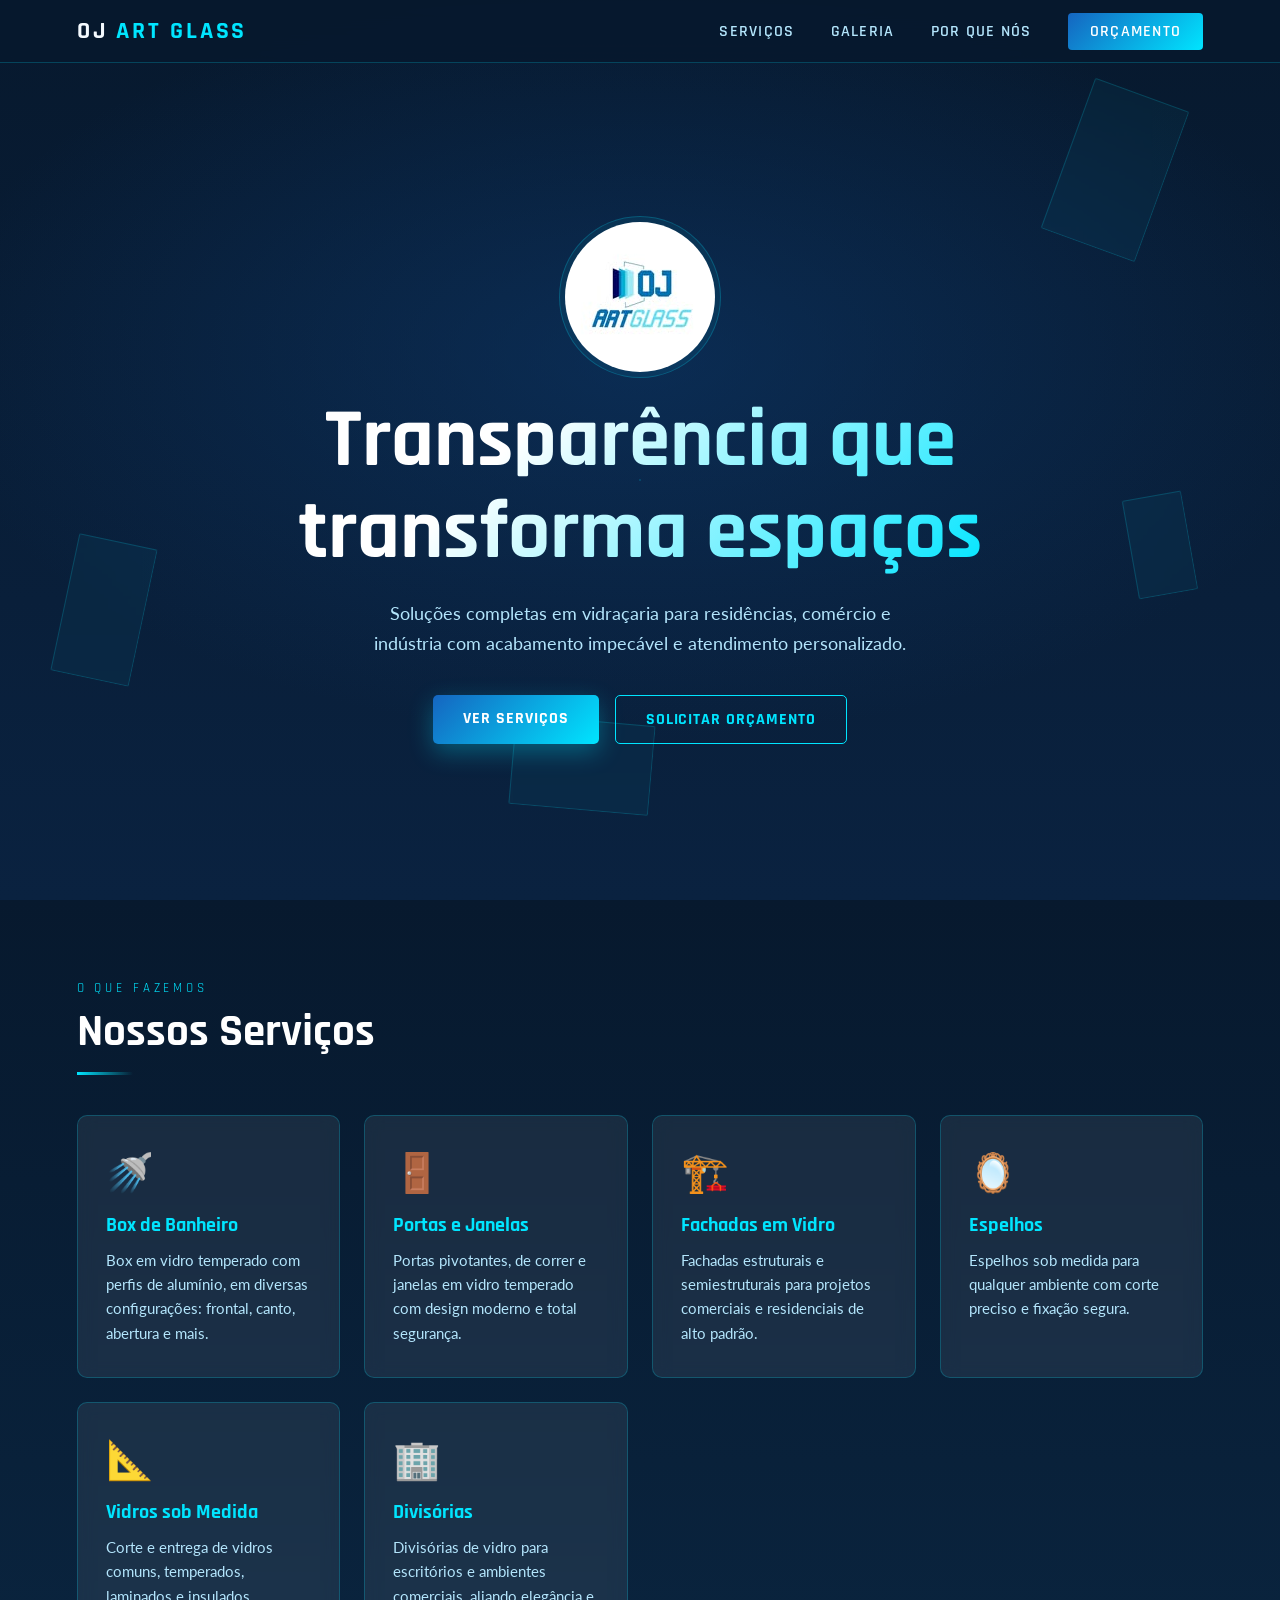
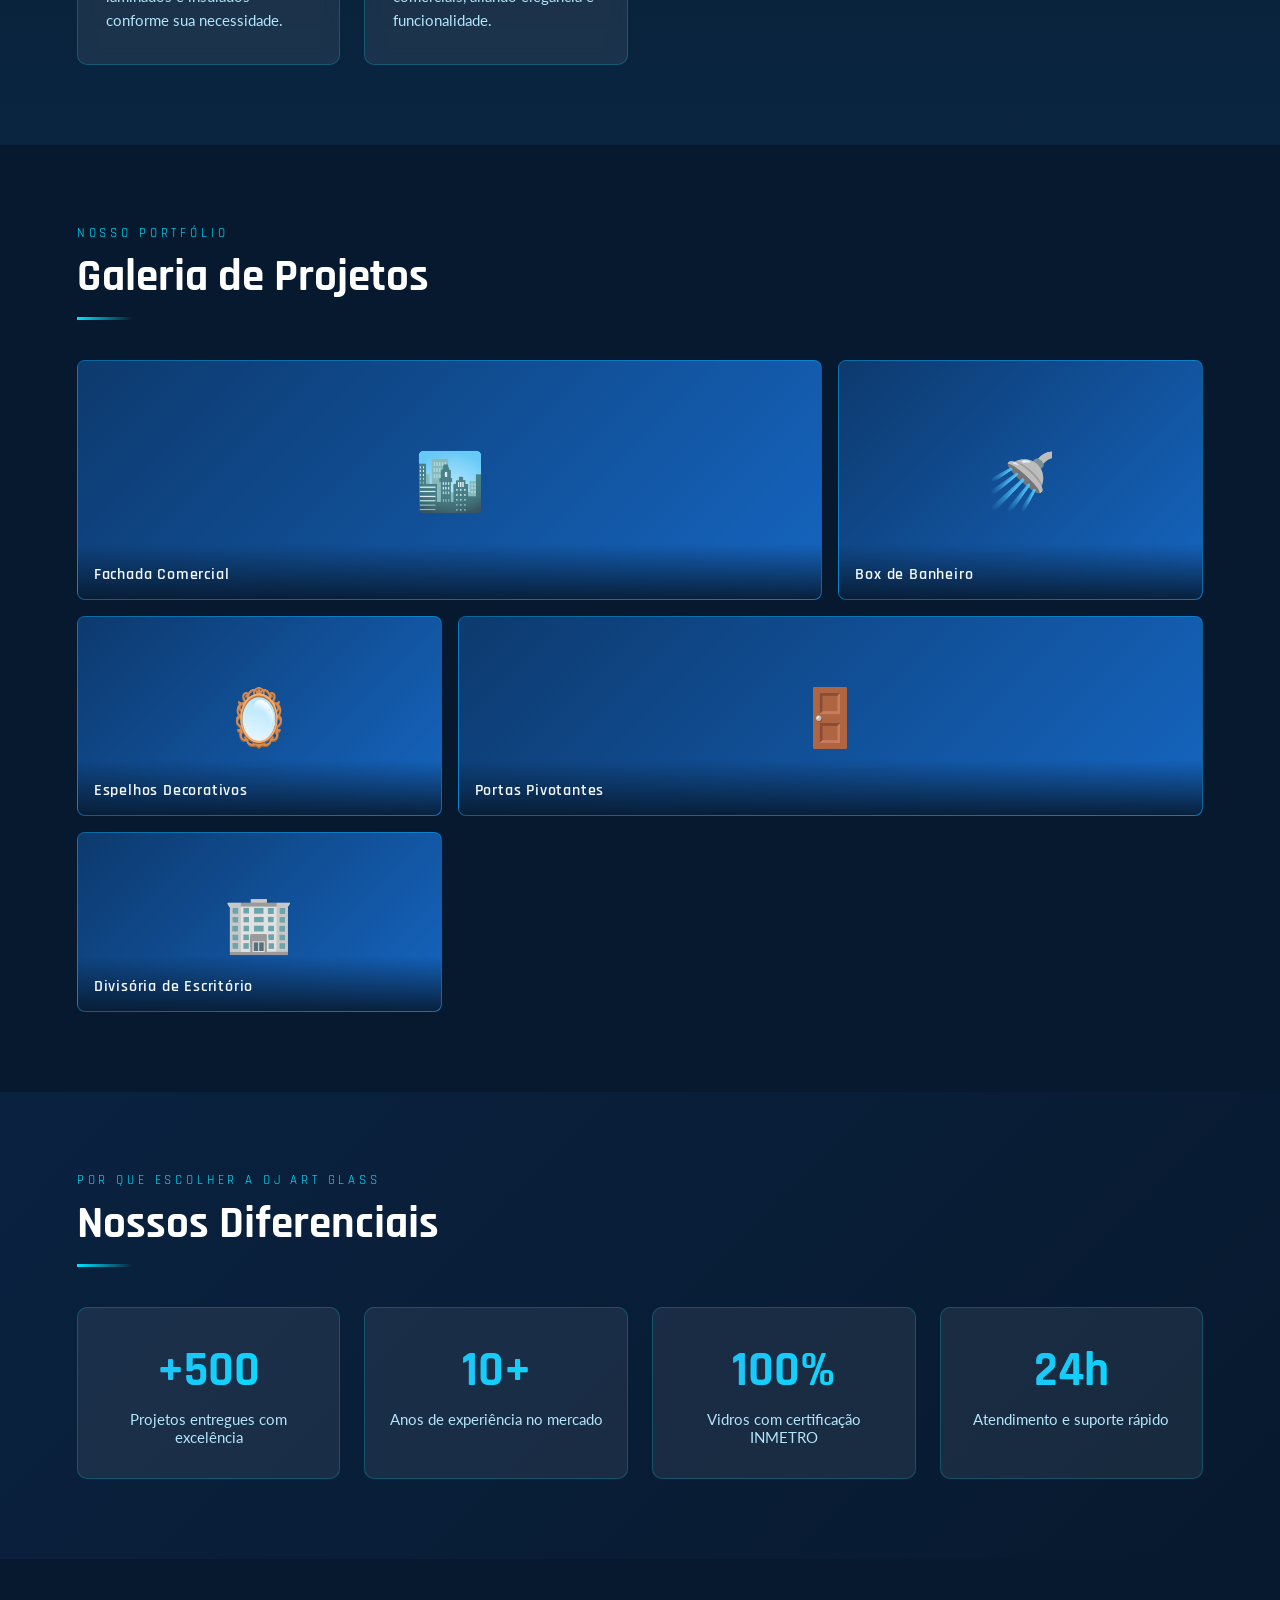
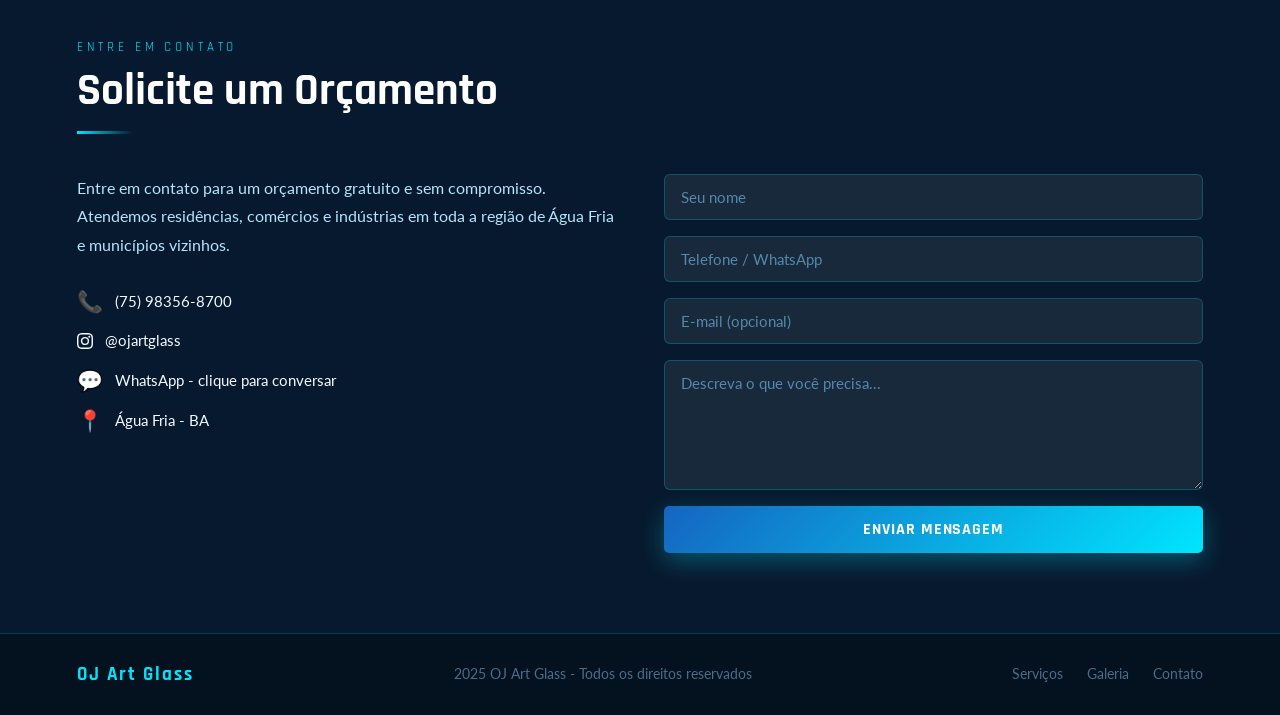
<file: Oj Ortglass/oj_artglass.html>
<!DOCTYPE html>
<html lang="pt-BR">
<head>
  <meta charset="UTF-8" />
  <meta name="viewport" content="width=device-width, initial-scale=1.0" />
  <title>OJ Art Glass – Vidraçaria</title>
  <link href="https://fonts.googleapis.com/css2?family=Rajdhani:wght@400;500;600;700&family=Lato:wght@300;400;700&display=swap" rel="stylesheet" />
  <link rel="stylesheet" href="style.css">

</head>
<body>

<nav>
  <div class="nav-brand">OJ <span>Art Glass</span></div>
  <ul id="navMenu">
    <li><a href="#servicos">Serviços</a></li>
    <li><a href="#galeria">Galeria</a></li>
    <li><a href="#diferenciais">Por que nós</a></li>
    <li><a href="#contato" class="nav-cta">Orçamento</a></li>
  </ul>
  <div class="hamburger" id="hamburger" onclick="toggleMenu()">
    <span></span><span></span><span></span>
  </div>
</nav>

<section id="hero">
  <div class="hero-bg"></div>
  <div class="shard"></div><div class="shard"></div><div class="shard"></div>
  <div class="shard"></div><div class="shard"></div>
  <img class="hero-tag" src="oj logo.jpg" alt="logo-oj">
  <h1>Transparência que<br>transforma espaços</h1>
  <p class="hero-sub">Soluções completas em vidraçaria para residências, comércio e indústria com acabamento impecável e atendimento personalizado.</p>
  <div class="hero-btns">
    <a href="#servicos" class="btn btn-primary">Ver serviços</a>
    <a href="#contato" class="btn btn-secondary">Solicitar orçamento</a>
  </div>
</section>

<section id="servicos">
  <p class="section-label">O que fazemos</p>
  <h2 class="section-title">Nossos Serviços</h2>
  <div class="divider"></div>
  <div class="services-grid">
    <div class="service-card">
      <div class="service-icon">🚿</div>
      <h3>Box de Banheiro</h3>
      <p>Box em vidro temperado com perfis de alumínio, em diversas configurações: frontal, canto, abertura e mais.</p>
    </div>
    <div class="service-card">
      <div class="service-icon">🚪</div>
      <h3>Portas e Janelas</h3>
      <p>Portas pivotantes, de correr e janelas em vidro temperado com design moderno e total segurança.</p>
    </div>
    <div class="service-card">
      <div class="service-icon">🏗️</div>
      <h3>Fachadas em Vidro</h3>
      <p>Fachadas estruturais e semiestruturais para projetos comerciais e residenciais de alto padrão.</p>
    </div>
    <div class="service-card">
      <div class="service-icon">🪞</div>
      <h3>Espelhos</h3>
      <p>Espelhos sob medida para qualquer ambiente com corte preciso e fixação segura.</p>
    </div>
    <div class="service-card">
      <div class="service-icon">📐</div>
      <h3>Vidros sob Medida</h3>
      <p>Corte e entrega de vidros comuns, temperados, laminados e insulados conforme sua necessidade.</p>
    </div>
    <div class="service-card">
      <div class="service-icon">🏢</div>
      <h3>Divisórias</h3>
      <p>Divisórias de vidro para escritórios e ambientes comerciais, aliando elegância e funcionalidade.</p>
    </div>
  </div>
</section>

<section id="galeria">
  <p class="section-label">Nosso portfólio</p>
  <h2 class="section-title">Galeria de Projetos</h2>
  <div class="divider"></div>
  <div class="gallery-grid">
    <div class="gallery-item">🏙️<div class="gallery-label">Fachada Comercial</div></div>
    <div class="gallery-item">🚿<div class="gallery-label">Box de Banheiro</div></div>
    <div class="gallery-item">🪞<div class="gallery-label">Espelhos Decorativos</div></div>
    <div class="gallery-item">🚪<div class="gallery-label">Portas Pivotantes</div></div>
    <div class="gallery-item">🏢<div class="gallery-label">Divisória de Escritório</div></div>
  </div>
</section>

<section id="diferenciais">
  <p class="section-label">Por que escolher a OJ Art Glass</p>
  <h2 class="section-title">Nossos Diferenciais</h2>
  <div class="divider"></div>
  <div class="diff-grid">
    <div class="diff-item"><div class="diff-num">+500</div><p>Projetos entregues com excelência</p></div>
    <div class="diff-item"><div class="diff-num">10+</div><p>Anos de experiência no mercado</p></div>
    <div class="diff-item"><div class="diff-num">100%</div><p>Vidros com certificação INMETRO</p></div>
    <div class="diff-item"><div class="diff-num">24h</div><p>Atendimento e suporte rápido</p></div>
  </div>
</section>

<section id="contato">
  <p class="section-label">Entre em contato</p>
  <h2 class="section-title">Solicite um Orçamento</h2>
  <div class="divider"></div>
  <div class="contact-wrap">
    <div class="contact-info">
      <p>Entre em contato para um orçamento gratuito e sem compromisso. Atendemos residências, comércios e indústrias em toda a região de Água Fria e municípios vizinhos.</p>
      <div class="contact-links">
        <a href="https://api.whatsapp.com/send/?phone=5575983568700&text=Ol%C3%A1%2C+gostaria+de+fazer+um+or%C3%A7amento%3F+&type=phone_number&app_absent=0" target="_blank" class="contact-link"><span class="icon">📞</span> (75) 98356-8700</a>
        <a href="https://www.instagram.com/ojartglass/" target="_blank" class="contact-link"><span class="icon"><svg xmlns="http://www.w3.org/2000/svg" width="16" height="16" fill="currentColor" class="bi bi-instagram" viewBox="0 0 16 16">
        <path d="M8 0C5.829 0 5.556.01 4.703.048 3.85.088 3.269.222 2.76.42a3.9 3.9 0 0 0-1.417.923A3.9 3.9 0 0 0 .42 2.76C.222 3.268.087 3.85.048 4.7.01 5.555 0 5.827 0 8.001c0 2.172.01 2.444.048 3.297.04.852.174 1.433.372 1.942.205.526.478.972.923 1.417.444.445.89.719 1.416.923.51.198 1.09.333 1.942.372C5.555 15.99 5.827 16 8 16s2.444-.01 3.298-.048c.851-.04 1.434-.174 1.943-.372a3.9 3.9 0 0 0 1.416-.923c.445-.445.718-.891.923-1.417.197-.509.332-1.09.372-1.942C15.99 10.445 16 10.173 16 8s-.01-2.445-.048-3.299c-.04-.851-.175-1.433-.372-1.941a3.9 3.9 0 0 0-.923-1.417A3.9 3.9 0 0 0 13.24.42c-.51-.198-1.092-.333-1.943-.372C10.443.01 10.172 0 7.998 0zm-.717 1.442h.718c2.136 0 2.389.007 3.232.046.78.035 1.204.166 1.486.275.373.145.64.319.92.599s.453.546.598.92c.11.281.24.705.275 1.485.039.843.047 1.096.047 3.231s-.008 2.389-.047 3.232c-.035.78-.166 1.203-.275 1.485a2.5 2.5 0 0 1-.599.919c-.28.28-.546.453-.92.598-.28.11-.704.24-1.485.276-.843.038-1.096.047-3.232.047s-2.39-.009-3.233-.047c-.78-.036-1.203-.166-1.485-.276a2.5 2.5 0 0 1-.92-.598 2.5 2.5 0 0 1-.6-.92c-.109-.281-.24-.705-.275-1.485-.038-.843-.046-1.096-.046-3.233s.008-2.388.046-3.231c.036-.78.166-1.204.276-1.486.145-.373.319-.64.599-.92s.546-.453.92-.598c.282-.11.705-.24 1.485-.276.738-.034 1.024-.044 2.515-.045zm4.988 1.328a.96.96 0 1 0 0 1.92.96.96 0 0 0 0-1.92m-4.27 1.122a4.109 4.109 0 1 0 0 8.217 4.109 4.109 0 0 0 0-8.217m0 1.441a2.667 2.667 0 1 1 0 5.334 2.667 2.667 0 0 1 0-5.334"/></svg></span> @ojartglass</a>
        <a href="https://api.whatsapp.com/send/?phone=5575983568700&text=Ol%C3%A1%2C+gostaria+de+fazer+um+or%C3%A7amento%3F+&type=phone_number&app_absent=0" class="contact-link" target="_blank"><span class="icon">💬</span> WhatsApp - clique para conversar</a>
        <a href="#" class="contact-link"><span class="icon">📍</span> Água Fria - BA</a>
      </div>
    </div>
    <form class="contact-form" onsubmit="handleForm(event)">
      <input type="text" placeholder="Seu nome" required />
      <input type="tel" placeholder="Telefone / WhatsApp" required />
      <input type="email" placeholder="E-mail (opcional)" />
      <textarea placeholder="Descreva o que você precisa..."></textarea>
      <button type="submit" class="btn btn-primary" style="width:100%">Enviar mensagem</button>
    </form>
  </div>
</section>

<footer>
  <div class="footer-brand">OJ Art Glass</div>
  <p>2025 OJ Art Glass - Todos os direitos reservados</p>
  <div class="footer-links">
    <a href="#servicos">Serviços</a>
    <a href="#galeria">Galeria</a>
    <a href="#contato">Contato</a>
  </div>
</footer>

<script>
  function toggleMenu() {
    document.getElementById('navMenu').classList.toggle('open');
  }
  function handleForm(e) {
    e.preventDefault();
    const btn = e.target.querySelector('button');
    btn.textContent = 'Mensagem enviada!';
    btn.style.background = 'linear-gradient(135deg,#1b5e20,#4caf50)';
    setTimeout(() => {
      btn.textContent = 'Enviar mensagem';
      btn.style.background = '';
      e.target.reset();
    }, 3500);
  }
  const obs = new IntersectionObserver(entries => {
    entries.forEach(e => {
      if(e.isIntersecting){ e.target.style.opacity=1; e.target.style.transform='translateY(0)'; }
    });
  }, { threshold: 0.12 });
  document.querySelectorAll('.service-card,.gallery-item,.diff-item').forEach(el => {
    el.style.cssText += 'opacity:0;transform:translateY(28px);transition:opacity .55s ease,transform .55s ease';
    obs.observe(el);
  });
</script>
</body>
</html>
</file>
<file: restaurantetroppo/scr/style.css>
:root {
    --terracota: #C1440E;
    --terracota-dark: #8B2F08;
    --gold: #D4A017;
    --gold-light: #F0C040;
    --cream: #F5ECD7;
    --dark: #1A0F08;
    --dark-mid: #2C1A0E;
    --text-light: #F5ECD7;
    --text-muted: #C9B99A;
  }

  * { margin: 0; padding: 0; box-sizing: border-box; }

  html { scroll-behavior: smooth; }

  body {
    background: var(--dark);
    color: var(--cream);
    font-family: 'Libre Baskerville', serif;
    overflow-x: hidden;
  }

  
  nav {
    position: fixed;
    top: 0; left: 0; right: 0;
    z-index: 100;
    background: rgba(26,15,8,0.92);
    backdrop-filter: blur(12px);
    border-bottom: 1px solid rgba(212,160,23,0.2);
    display: flex;
    align-items: center;
    justify-content: space-between;
    padding: 0 2rem;
    height: 64px;
  }

  .nav-logo {
    font-family: 'Playfair Display', serif;
    font-size: 1.8rem;
    font-weight: 900;
    color: var(--cream);
    letter-spacing: 0.05em;
    text-decoration: none;
  }
  .nav-logo span { color: var(--gold); }

  .nav-links {
    display: flex;
    gap: 2rem;
    list-style: none;
  }
  .nav-links a {
    color: var(--text-muted);
    text-decoration: none;
    font-family: 'Oswald', sans-serif;
    font-size: 0.85rem;
    letter-spacing: 0.12em;
    text-transform: uppercase;
    transition: color 0.3s;
  }
  .nav-links a:hover { color: var(--gold); }

  .nav-insta {
    display: flex;
    align-items: center;
    gap: 0.5rem;
    color: var(--text-muted);
    text-decoration: none;
    font-family: 'Oswald', sans-serif;
    font-size: 0.8rem;
    letter-spacing: 0.1em;
    transition: color 0.3s;
  }
  .nav-insta:hover { color: var(--gold); }

  .hamburger {
    display: none;
    flex-direction: column;
    gap: 5px;
    cursor: pointer;
    background: none;
    border: none;
    padding: 4px;
  }
  .hamburger span {
    display: block;
    width: 24px;
    height: 2px;
    background: var(--cream);
    transition: 0.3s;
  }

  
  #hero {
    height: 100vh;
    position: relative;
    display: flex;
    flex-direction: column;
    align-items: center;
    justify-content: center;
    text-align: center;
    overflow: hidden;
  }

  .hero-bg {
    position: absolute;
    inset: 0;
    background:
      radial-gradient(ellipse at 60% 40%, rgba(193,68,14,0.35) 0%, transparent 60%),
      radial-gradient(ellipse at 20% 80%, rgba(139,47,8,0.25) 0%, transparent 50%),
      linear-gradient(160deg, #1A0F08 0%, #2C1A0E 50%, #1A0F08 100%);
  }

  .hero-texture {
    position: absolute;
    inset: 0;
    background-image:
      repeating-linear-gradient(0deg, transparent, transparent 80px, rgba(212,160,23,0.03) 80px, rgba(212,160,23,0.03) 81px),
      repeating-linear-gradient(90deg, transparent, transparent 80px, rgba(212,160,23,0.03) 80px, rgba(212,160,23,0.03) 81px);
  }

  .hero-content {
    position: relative;
    z-index: 2;
    animation: fadeUp 1s ease both;
  }

  @keyframes fadeUp {
    from { opacity: 0; transform: translateY(40px); }
    to { opacity: 1; transform: translateY(0); }
  }

  .hero-label {
    font-family: 'Oswald', sans-serif;
    font-size: 0.75rem;
    letter-spacing: 0.35em;
    text-transform: uppercase;
    color: var(--gold);
    margin-bottom: 1.2rem;
    margin-top: 2.5rem;
    opacity: 0;
    animation: fadeUp 1s ease 0.2s both;
  }

  .hero-title {
    font-family: 'Playfair Display', serif;
    font-size: clamp(5rem, 15vw, 11rem);
    font-weight: 900;
    line-height: 0.9;
    color: var(--cream);
    letter-spacing: -0.02em;
    opacity: 0;
    animation: fadeUp 1s ease 0.4s both;
  }

  .hero-title em {
    display: block;
    font-style: italic;
    color: var(--terracota);
  }

  .hero-sub {
    margin-top: 1.5rem;
    margin-bottom: 1.0rem;
    font-family: 'Libre Baskerville', serif;
    font-style: italic;
    color: var(--text-muted);
    font-size: 1.05rem;
    letter-spacing: 0.05em;
    opacity: 0;
    animation: fadeUp 1s ease 0.6s both;
  }

  .hero-divider {
    margin: 2rem auto;
    width: 80px;
    height: 2px;
    background: linear-gradient(90deg, transparent, var(--gold), transparent);
    opacity: 0;
    animation: fadeUp 1s ease 0.7s both;
  }

  .hero-cta {
    display: inline-flex;
    align-items: center;
    gap: 0.7rem;
    margin-top: 0.5rem;
    padding: 0.85rem 2.2rem;
    background: var(--terracota);
    color: var(--cream);
    text-decoration: none;
    font-family: 'Oswald', sans-serif;
    font-size: 0.9rem;
    letter-spacing: 0.15em;
    text-transform: uppercase;
    border: none;
    cursor: pointer;
    transition: background 0.3s, transform 0.2s;
    opacity: 0;
    animation: fadeUp 1s ease 0.8s both;
  }
  .hero-cta:hover { background: var(--terracota-dark); transform: translateY(-2px); 
  }  
  section { padding: 5rem 0; 
  }

  .container {
    max-width: 1100px;
    margin: 0 auto;
    padding: 0 2rem;
  }

  .section-header {
    text-align: center;
    margin-bottom: 3.5rem;
  }

  .section-label {
    font-family: 'Oswald', sans-serif;
    font-size: 0.72rem;
    letter-spacing: 0.3em;
    text-transform: uppercase;
    color: var(--gold);
    margin-bottom: 0.8rem;
  }

  .section-title {
    font-family: 'Playfair Display', serif;
    font-size: clamp(2.2rem, 5vw, 3.2rem);
    font-weight: 700;
    color: var(--cream);
    line-height: 1.1;
  }

  .section-title em {
    font-style: italic;
    color: var(--terracota);
  }

  .section-rule {
    margin: 1.2rem auto 0;
    width: 60px;
    height: 2px;
    background: linear-gradient(90deg, transparent, var(--terracota), transparent);
  }

  
  #sobre {
    background: var(--dark-mid);
    position: relative;
  }
  #sobre::before {
    content: '';
    position: absolute;
    top: 0; left: 0; right: 0;
    height: 1px;
    background: linear-gradient(90deg, transparent, var(--gold), transparent);
    opacity: 0.3;
  }

  .sobre-grid {
    display: grid;
    grid-template-columns: 1fr 1fr;
    gap: 4rem;
    align-items: center;
  }

  .sobre-text p {
    color: var(--text-muted);
    line-height: 1.9;
    margin-bottom: 1.2rem;
    font-size: 0.97rem;
  }

  .sobre-highlight {
    border-left: 3px solid var(--terracota);
    padding-left: 1.4rem;
    margin: 2rem 0;
  }
  .sobre-highlight p {
    font-style: italic;
    font-size: 1.1rem !important;
    color: var(--cream) !important;
  }

  .sobre-stats {
    display: grid;
    grid-template-columns: repeat(3, 1fr);
    gap: 1.5rem;
  }

  .stat-box {
    background: rgba(193,68,14,0.1);
    border: 1px solid rgba(193,68,14,0.2);
    padding: 1.5rem;
    text-align: center;
  }
  .stat-num {
    font-family: 'Playfair Display', serif;
    font-size: 2.5rem;
    font-weight: 900;
    color: var(--gold);
    display: block;
  }
  .stat-label {
    font-family: 'Oswald', sans-serif;
    font-size: 0.7rem;
    letter-spacing: 0.15em;
    text-transform: uppercase;
    color: var(--text-muted);
    margin-top: 0.3rem;
    display: block;
  }

  
  #cardapio { background: var(--dark); }

  .menu-tabs {
    display: flex;
    flex-wrap: wrap;
    justify-content: center;
    gap: 0.5rem;
    margin-bottom: 3rem;
  }

  .tab-btn {
    padding: 0.6rem 1.4rem;
    background: transparent;
    border: 1px solid rgba(245,236,215,0.15);
    color: var(--text-muted);
    font-family: 'Oswald', sans-serif;
    font-size: 0.78rem;
    letter-spacing: 0.12em;
    text-transform: uppercase;
    cursor: pointer;
    transition: all 0.3s;
  }
  .tab-btn:hover {
    border-color: var(--terracota);
    color: var(--cream);
  }
  .tab-btn.active {
    background: var(--terracota);
    border-color: var(--terracota);
    color: var(--cream);
  }

  .menu-panel { display: none; }
  .menu-panel.active { display: block; animation: fadeIn 0.4s ease; }

  @keyframes fadeIn {
    from { opacity: 0; transform: translateY(10px); }
    to { opacity: 1; transform: translateY(0); }
  }

  .menu-category-title {
    font-family: 'Playfair Display', serif;
    font-size: 1.6rem;
    font-style: italic;
    color: var(--gold);
    margin-bottom: 0.4rem;
    padding-bottom: 0.6rem;
    border-bottom: 1px solid rgba(212,160,23,0.2);
  }

  .menu-category-sub {
    font-family: 'Oswald', sans-serif;
    font-size: 0.7rem;
    letter-spacing: 0.2em;
    text-transform: uppercase;
    color: var(--text-muted);
    margin-bottom: 1.5rem;
  }

  .menu-grid {
    display: grid;
    grid-template-columns: repeat(auto-fill, minmax(280px, 1fr));
    gap: 1px;
    background: rgba(245,236,215,0.05);
    border: 1px solid rgba(245,236,215,0.05);
    margin-bottom: 3rem;
  }

  .menu-item {
    background: var(--dark-mid);
    padding: 1.4rem 1.6rem;
    transition: background 0.2s;
    position: relative;
  }
  .menu-item:hover { background: rgba(193,68,14,0.08); }

  .menu-item-header {
    display: flex;
    justify-content: space-between;
    align-items: flex-start;
    gap: 1rem;
    margin-bottom: 0.4rem;
  }

  .menu-item-name {
    font-family: 'Oswald', sans-serif;
    font-size: 0.95rem;
    font-weight: 600;
    color: var(--cream);
    letter-spacing: 0.05em;
    text-transform: uppercase;
    flex: 1;
  }

  .menu-item-price {
    font-family: 'Playfair Display', serif;
    font-size: 1.05rem;
    font-weight: 700;
    color: var(--gold);
    white-space: nowrap;
  }

  .menu-item-price .price-small {
    font-size: 0.75rem;
    color: var(--text-muted);
  }

  .menu-item-desc {
    font-size: 0.8rem;
    color: var(--text-muted);
    line-height: 1.6;
    font-style: italic;
  }

  .menu-table {
    width: 100%;
    border-collapse: collapse;
    margin-bottom: 3rem;
  }
  .menu-table thead tr {
    background: rgba(193,68,14,0.2);
  }
  .menu-table th {
    font-family: 'Oswald', sans-serif;
    font-size: 0.72rem;
    letter-spacing: 0.15em;
    text-transform: uppercase;
    color: var(--gold);
    padding: 0.8rem 1rem;
    text-align: left;
  }
  .menu-table th:not(:first-child) { text-align: center; }
  .menu-table td {
    padding: 0.9rem 1rem;
    border-bottom: 1px solid rgba(245,236,215,0.05);
    font-size: 0.88rem;
    color: var(--text-muted);
    vertical-align: top;
  }
  .menu-table td:not(:first-child) {
    text-align: center;
    font-family: 'Oswald', sans-serif;
    color: var(--gold);
    font-size: 0.95rem;
  }
  .menu-table tr:hover td { background: rgba(193,68,14,0.05); }
  .menu-table .item-title {
    font-family: 'Oswald', sans-serif;
    font-weight: 600;
    font-size: 0.9rem;
    color: var(--cream);
    display: block;
    text-transform: uppercase;
    letter-spacing: 0.05em;
    margin-bottom: 2px;
  }

  
  #instagram {
    background: var(--terracota-dark);
    padding: 3rem 0;
    text-align: center;
    position: relative;
    overflow: hidden;
  }
  #instagram::before {
    content: '';
    position: absolute;
    inset: 0;
    background: radial-gradient(ellipse at center, rgba(212,160,23,0.1) 0%, transparent 70%);
  }
  .insta-content { position: relative; z-index: 1; }
  .insta-content p {
    font-family: 'Oswald', sans-serif;
    font-size: 0.8rem;
    letter-spacing: 0.25em;
    text-transform: uppercase;
    color: rgba(245,236,215,0.6);
    margin-bottom: 0.5rem;
  }
  .insta-content h3 {
    font-family: 'Playfair Display', serif;
    font-size: 2rem;
    font-style: italic;
    color: var(--cream);
    margin-bottom: 1.2rem;
  }
  .insta-link {
    display: inline-flex;
    align-items: center;
    gap: 0.6rem;
    padding: 0.8rem 2rem;
    border: 1px solid rgba(245,236,215,0.4);
    color: var(--cream);
    text-decoration: none;
    font-family: 'Oswald', sans-serif;
    font-size: 0.85rem;
    letter-spacing: 0.12em;
    transition: all 0.3s;
  }
  .insta-link:hover {
    background: rgba(245,236,215,0.1);
    border-color: var(--cream);
  }

  
  footer {
    background: #0E0804;
    padding: 3rem 0 2rem;
    border-top: 1px solid rgba(212,160,23,0.15);
    text-align: center;
  }
  .footer-logo {
    font-family: 'Playfair Display', serif;
    font-size: 2.5rem;
    font-weight: 900;
    font-style: italic;
    color: var(--cream);
    margin-bottom: 0.5rem;
  }
  .footer-tagline {
    font-size: 0.82rem;
    color: var(--text-muted);
    font-style: italic;
    margin-bottom: 2rem;
  }
  .footer-copy {
    font-family: 'Oswald', sans-serif;
    font-size: 0.68rem;
    letter-spacing: 0.15em;
    text-transform: uppercase;
    color: rgba(201,185,154,0.35);
  }

  
  .mobile-menu {
    display: none;
    position: fixed;
    top: 64px; left: 0; right: 0;
    background: rgba(26,15,8,0.97);
    backdrop-filter: blur(12px);
    z-index: 99;
    flex-direction: column;
    padding: 1.5rem 2rem;
    gap: 1.2rem;
    border-bottom: 1px solid rgba(212,160,23,0.15);
  }
  .mobile-menu.open { display: flex; }
  .mobile-menu a {
    color: var(--text-muted);
    text-decoration: none;
    font-family: 'Oswald', sans-serif;
    font-size: 1rem;
    letter-spacing: 0.15em;
    text-transform: uppercase;
    padding: 0.3rem 0;
    transition: color 0.3s;
  }
  .mobile-menu a:hover { color: var(--gold); }

  
  @media (max-width: 768px) {
    .nav-links, .nav-insta { display: none; }
    .hamburger { display: flex; }
    .sobre-grid { grid-template-columns: 1fr; gap: 2.5rem; }
    .sobre-stats { grid-template-columns: repeat(3, 1fr); }
    .menu-grid { grid-template-columns: 1fr; }
    .menu-tabs { gap: 0.4rem; }
    .tab-btn { padding: 0.5rem 0.9rem; font-size: 0.7rem; }
    .menu-table { font-size: 0.82rem; }
    .menu-table th, .menu-table td { padding: 0.6rem 0.5rem; }
  }
  @media (max-width: 480px) {
    .sobre-stats { grid-template-columns: 1fr 1fr; }
    .stat-box:last-child { grid-column: span 2; }
  }
</file>
<file: Troppo/src/style.css>
*, *::before, *::after { box-sizing: border-box; margin: 0; padding: 0; }

  :root {
    --cream: #F7F0E6;
    --dark: #1A1208;
    --gold: #C8962E;
    --gold-light: #E8B84B;
    --rust: #8B3A1A;
    --rust-light: #C05030;
    --green: #2D4A2A;
    --text: #3A2A1A;
    --text-light: #7A6A58;
    --border: rgba(200,150,46,0.25);
    --card-bg: rgba(255,252,245,0.9);
  }

  html { scroll-behavior: smooth; }

  body {
    font-family: 'DM Sans', sans-serif;
    background: var(--cream);
    color: var(--text);
    min-height: 100vh;
    overflow-x: hidden;
  }

 
  .hero {
    background: var(--dark);
    color: var(--cream);
    padding: 60px 24px 50px;
    text-align: center;
    position: relative;
    overflow: hidden;
  }
  .hero::before {
    content: '';
    position: absolute; inset: 0;
    background: radial-gradient(ellipse at 30% 60%, rgba(200,150,46,0.18) 0%, transparent 65%),
                radial-gradient(ellipse at 80% 20%, rgba(139,58,26,0.15) 0%, transparent 55%);
  }
  .hero-badge {
    display: inline-block;
    border: 1px solid var(--gold);
    color: var(--gold);
    font-size: 10px;
    letter-spacing: 3px;
    text-transform: uppercase;
    padding: 5px 16px;
    border-radius: 20px;
    margin-bottom: 20px;
    position: relative;
  }
  .hero h1 {
    font-family: 'Playfair Display', serif;
    font-size: clamp(2.8rem, 8vw, 5rem);
    font-weight: 900;
    line-height: 1.05;
    position: relative;
  }
  .hero h1 em {
    font-style: italic;
    color: var(--gold-light);
  }
  .hero-sub {
    margin-top: 12px;
    font-size: 14px;
    letter-spacing: 2px;
    text-transform: uppercase;
    color: rgba(247,240,230,0.55);
    position: relative;
  }
  .hero-divider {
    width: 60px; height: 1px;
    background: var(--gold);
    margin: 24px auto 0;
    position: relative;
  }

  
  .search-wrap {
    max-width: 520px;
    margin: 0 auto;
    padding: 28px 20px 0;
    position: relative;
  }
  .search-wrap input {
    width: 100%;
    padding: 14px 48px 14px 20px;
    border: 1.5px solid var(--border);
    border-radius: 50px;
    background: white;
    font-family: 'DM Sans', sans-serif;
    font-size: 14px;
    color: var(--text);
    outline: none;
    transition: border-color .2s, box-shadow .2s;
  }
  .search-wrap input:focus {
    border-color: var(--gold);
    box-shadow: 0 0 0 3px rgba(200,150,46,0.12);
  }
  .search-wrap input::placeholder { color: var(--text-light); }
  .search-icon {
    position: absolute; right: 36px; top: 50%; transform: translateY(-10%);
    color: var(--text-light); pointer-events: none; font-size: 16px;
  }
  #search-count {
    text-align: center;
    font-size: 12px;
    color: var(--text-light);
    margin-top: 8px;
    min-height: 18px;
    transition: opacity .2s;
  }

  
  .tabs-outer {
    background: white;
    border-bottom: 1px solid var(--border);
    position: sticky; top: 0; z-index: 100;
    box-shadow: 0 2px 12px rgba(0,0,0,0.06);
  }
  .tabs {
    display: flex;
    overflow-x: auto;
    scrollbar-width: none;
    max-width: 1100px;
    margin: 0 auto;
    padding: 0 12px;
  }
  .tabs::-webkit-scrollbar { display: none; }
  .tab {
    flex-shrink: 0;
    padding: 16px 18px;
    font-size: 12.5px;
    font-weight: 500;
    letter-spacing: .5px;
    color: var(--text-light);
    cursor: pointer;
    border-bottom: 2.5px solid transparent;
    transition: color .2s, border-color .2s;
    white-space: nowrap;
    user-select: none;
  }
  .tab:hover { color: var(--text); }
  .tab.active { color: var(--gold); border-bottom-color: var(--gold); }

 
  main {
    max-width: 1100px;
    margin: 0 auto;
    padding: 40px 20px 80px;
  }

  
  .section {
    margin-bottom: 60px;
    animation: fadeUp .4s ease both;
  }
  @keyframes fadeUp {
    from { opacity: 0; transform: translateY(16px); }
    to   { opacity: 1; transform: translateY(0); }
  }
  .section-title {
    font-family: 'Playfair Display', serif;
    font-size: 1.6rem;
    font-weight: 700;
    color: var(--dark);
    margin-bottom: 4px;
    display: flex; align-items: center; gap: 12px;
  }
  .section-title::after {
    content: '';
    flex: 1; height: 1px;
    background: var(--border);
  }
  .section-note {
    font-size: 12px;
    color: var(--text-light);
    margin-bottom: 20px;
    letter-spacing: .3px;
  }

  .subsection { margin-bottom: 36px; }
  .subsection-title {
    font-family: 'Playfair Display', serif;
    font-style: italic;
    font-size: 1.1rem;
    color: var(--rust);
    margin-bottom: 14px;
    padding-bottom: 6px;
    border-bottom: 1px dashed var(--border);
  }

  
  .items-grid {
    display: grid;
    grid-template-columns: repeat(auto-fill, minmax(300px, 1fr));
    gap: 14px;
  }

  
  .item-card {
    background: var(--card-bg);
    border: 1px solid var(--border);
    border-radius: 12px;
    padding: 16px 18px;
    display: flex; justify-content: space-between; align-items: flex-start;
    gap: 12px;
    transition: transform .2s, box-shadow .2s, border-color .2s;
    cursor: default;
  }
  .item-card:hover {
    transform: translateY(-2px);
    box-shadow: 0 6px 24px rgba(200,150,46,0.1);
    border-color: rgba(200,150,46,0.45);
  }
  .item-card.hidden { display: none; }
  .item-info { flex: 1; min-width: 0; }
  .item-name {
    font-weight: 500;
    font-size: 14.5px;
    color: var(--dark);
    line-height: 1.3;
    margin-bottom: 4px;
  }
  .item-desc {
    font-size: 12px;
    color: var(--text-light);
    line-height: 1.5;
  }
  .item-price-wrap { flex-shrink: 0; text-align: right; }
  .item-price {
    font-family: 'Playfair Display', serif;
    font-weight: 700;
    font-size: 1rem;
    color: var(--rust);
    white-space: nowrap;
  }
  .item-price-sub {
    font-size: 10px;
    color: var(--text-light);
    margin-top: 2px;
  }

 
  .price-table {
    width: 100%;
    border-collapse: collapse;
    font-size: 13px;
    margin-top: 4px;
  }
  .price-table th {
    background: var(--dark);
    color: var(--gold-light);
    padding: 8px 12px;
    text-align: left;
    font-weight: 500;
    font-size: 11px;
    letter-spacing: .5px;
    text-transform: uppercase;
  }
  .price-table th:not(:first-child) { text-align: center; }
  .price-table td {
    padding: 10px 12px;
    border-bottom: 1px solid var(--border);
    vertical-align: top;
    color: var(--text);
  }
  .price-table td:not(:first-child) {
    text-align: center;
    font-family: 'Playfair Display', serif;
    font-weight: 700;
    color: var(--rust);
    white-space: nowrap;
  }
  .price-table tr:last-child td { border-bottom: none; }
  .price-table tr:hover td { background: rgba(200,150,46,0.05); }
  .item-subdesc {
    font-size: 11px;
    color: var(--text-light);
    margin-top: 3px;
    line-height: 1.4;
  }
  .table-wrap {
    border: 1px solid var(--border);
    border-radius: 12px;
    overflow: hidden;
    margin-bottom: 20px;
  }

  
  .drinks-group { margin-bottom: 28px; }
  .drinks-group-title {
    font-size: 11px;
    text-transform: uppercase;
    letter-spacing: 2px;
    color: var(--gold);
    margin-bottom: 12px;
    display: flex; align-items: center; gap: 10px;
  }
  .drinks-group-title::before, .drinks-group-title::after {
    content: ''; flex: 1; height: 1px; background: var(--border);
  }

 
  .no-results {
    text-align: center;
    padding: 60px 20px;
    color: var(--text-light);
    font-size: 15px;
    display: none;
  }
  .no-results span { font-size: 2.5rem; display: block; margin-bottom: 12px; }

  
  footer {
    text-align: center;
    padding: 32px 20px;
    background: var(--dark);
    color: rgba(247,240,230,0.45);
    font-size: 12px;
    letter-spacing: .5px;
  }
  footer strong { color: var(--gold); font-weight: 500; }
  

.cart {
  position: fixed;
  bottom: 20px;
  right: 20px;
  background: var(--dark);
  color: white;
  padding: 12px 16px;
  border-radius: 30px;
  cursor: pointer;
  z-index: 999;
}

.cart-box {
  position: fixed;
  bottom: 80px;
  right: 20px;
  width: 260px;
  background: white;
  border: 1px solid var(--border);
  border-radius: 12px;
  padding: 12px;
  display: none;
  z-index: 999;
}

.cart-box h3 {
  margin-bottom: 10px;
}

.cart-box ul {
  list-style: none;
  max-height: 150px;
  overflow-y: auto;
  font-size: 13px;
}

.cart-box li {
  display: flex;
  justify-content: space-between;
  margin-bottom: 6px;
}

.cart-box button {
  margin-top: 10px;
  width: 100%;
  padding: 8px;
  background: var(--gold);
  border: none;
  color: white;
  border-radius: 6px;
  cursor: pointer;
}
/* No final do arquivo style.css */
.item-price-wrap {
  display: flex;
  flex-direction: column;
  align-items: flex-end; /* Alinha o preço e o botão à direita */
}

.add-btn {
  display: block;
  width: 100%;
  margin-top: 8px;
  background-color: var(--gold); /* Usa a variável dourada do seu tema */
  color: white;
  border: none;
  padding: 6px 12px;
  border-radius: 6px;
  font-family: 'DM Sans', sans-serif;
  font-size: 12px;
  font-weight: 500;
  cursor: pointer;
  transition: background-color .2s, transform .1s;
}

.add-btn:hover {
  background-color: var(--gold-light);
}

.add-btn:active {
  transform: scale(0.96);
}

/* Estilo para os botões menores das tabelas */
.add-btn-sm {
  display: block;
  margin: 4px auto 0;
  background-color: var(--gold);
  color: white;
  border: none;
  padding: 3px 6px;
  border-radius: 4px;
  font-size: 11px;
  cursor: pointer;
  transition: background-color .2s;
}

.add-btn-sm:hover {
  background-color: var(--gold-light);
}
  
  @media (max-width: 768px) {
    .items-grid {
      grid-template-columns: 1fr;
    }
    .hero {
      padding: 36px 16px 30px;
    }
    .hero h1 {
      font-size: clamp(2.2rem, 10vw, 3.2rem);
    }
    main {
      padding: 24px 14px 60px;
    }
    .section {
      margin-bottom: 40px;
    }
    .section-title {
      font-size: 1.3rem;
    }
    .tab {
      padding: 14px 14px;
      font-size: 12px;
    }
    .price-table {
      font-size: 12px;
    }
    .price-table th,
    .price-table td {
      padding: 8px 8px;
    }
    
    .item-card {
      flex-direction: row;
      align-items: flex-start;
      padding: 14px 14px;
    }
    .item-name {
      font-size: 14px;
    }
    .item-price {
      font-size: 0.95rem;
    }
    .search-wrap {
      padding: 20px 14px 0;
    }
    .drinks-group-title {
      font-size: 10px;
    }
    
    .table-wrap {
      overflow-x: auto;
      -webkit-overflow-scrolling: touch;
    }
    .price-table {
      min-width: 340px;
    }
    .subsection-title {
      font-size: 1rem;
    }
  }

  @media (max-width: 400px) {
    .hero h1 {
      font-size: 2rem;
    }
    .hero-badge {
      font-size: 9px;
      letter-spacing: 2px;
    }
    .tab {
      padding: 12px 11px;
      font-size: 11px;
    }
    main {
      padding: 18px 10px 50px;
    }
    .item-card {
      padding: 12px 12px;
    }
  }
</file>
<file: Oj Ortglass/style.css>
*, *::before, *::after { box-sizing: border-box; margin: 0; padding: 0; }
    :root {
      --blue-mid:  #1565c0;
      --blue-sky:  #29b6f6;
      --blue-ice:  #b3e5fc;
      --accent:    #00e5ff;
      --white:     #f4faff;
      --dark:      #07192e;
      --glass-bg:  rgba(255,255,255,0.07);
      --glass-border: rgba(0,229,255,0.22);
    }
    html { scroll-behavior: smooth; }
    body { font-family:'Lato',sans-serif; background:var(--dark); color:var(--white); overflow-x:hidden; }

    
    nav {
      position:fixed; top:0; left:0; right:0; z-index:100;
      display:flex; align-items:center; justify-content:space-between;
      padding:16px 6vw;
      background:rgba(7,25,46,0.88); backdrop-filter:blur(16px);
      border-bottom:1px solid var(--glass-border);
    }
    .nav-brand {
      font-family:'Rajdhani',sans-serif; font-size:1.5rem; font-weight:700;
      letter-spacing:.12em; text-transform:uppercase;
      color: var(--white);
    }
    .nav-brand span { color:var(--accent); }
    nav ul { display:flex; gap:36px; list-style:none; }
    nav ul a {
      font-family:'Rajdhani',sans-serif; font-size:1rem; font-weight:600;
      letter-spacing:.08em; color:var(--blue-ice); text-decoration:none;
      text-transform:uppercase; transition:color .2s;
    }
    nav ul a:hover { color:var(--accent); }
    .nav-cta {
      background:linear-gradient(135deg,var(--blue-mid),var(--accent));
      color:#fff !important; padding:8px 22px; border-radius:4px;
    }
    .hamburger { display:none; flex-direction:column; gap:5px; cursor:pointer; }
    .hamburger span { display:block; width:26px; height:2px; background:var(--accent); border-radius:2px; }

    
    #hero {
      min-height:100vh; display:flex; flex-direction:column;
      align-items:center; justify-content:center;
      text-align:center; padding:120px 6vw 60px; position:relative; overflow:hidden;
    }
    .hero-bg {
      position:absolute; inset:0; z-index:-1;
      background:radial-gradient(ellipse 80% 60% at 50% 40%,#0d3a6e88 0%,transparent 70%),
                 linear-gradient(180deg,#07192e 0%,#0a2240 100%);
    }
    .shard {
      position:absolute; border:1px solid rgba(0,229,255,0.18);
      backdrop-filter:blur(2px); background:rgba(0,229,255,0.04);
      border-radius:2px; animation:floatShard 8s ease-in-out infinite;
    }
    .shard:nth-child(1){width:120px;height:180px;top:12%;left:8%;transform:rotate(-18deg);animation-delay:0s;}
    .shard:nth-child(2){width:80px;height:140px;top:60%;left:5%;transform:rotate(12deg);animation-delay:2s;}
    .shard:nth-child(3){width:100px;height:160px;top:10%;right:9%;transform:rotate(20deg);animation-delay:1s;}
    .shard:nth-child(4){width:60px;height:100px;top:55%;right:7%;transform:rotate(-10deg);animation-delay:3s;}
    .shard:nth-child(5){width:140px;height:90px;top:80%;left:40%;transform:rotate(5deg);animation-delay:1.5s;}
    @keyframes floatShard {
      0%,100%{transform:translateY(0);opacity:.6;}
      50%{transform:translateY(-18px);opacity:1;}
    }
    .hero-tag {
      
      text-transform:uppercase; color:var(--accent); margin-bottom:18px;
      border:1px solid var(--glass-border); padding:5px ; border-radius: 100%;
      background:rgba(0,229,255,0.07); animation:fadeUp .7s ease both;
      border-radius: 100%;
    }
    h1 {
      font-family:'Rajdhani',sans-serif;
      font-size:clamp(2.6rem,7vw,5.2rem); font-weight:700; line-height:1.1;
      background:linear-gradient(135deg,#fff 30%,var(--accent));
      background-clip:text; -webkit-background-clip:text; -webkit-text-fill-color:transparent;
      animation:fadeUp .7s .15s ease both;
    }
    .hero-sub {
      max-width:560px; font-size:1.1rem; color:var(--blue-ice);
      margin:20px auto 36px; line-height:1.7; animation:fadeUp .7s .3s ease both;
    }
    .hero-btns { display:flex; gap:16px; flex-wrap:wrap; justify-content:center; animation:fadeUp .7s .45s ease both; }
    .btn {
      padding:13px 30px; border-radius:5px;
      font-family:'Rajdhani',sans-serif; font-size:1rem; font-weight:700;
      letter-spacing:.06em; text-transform:uppercase; text-decoration:none;
      transition:transform .2s,box-shadow .2s; cursor:pointer; border:none; display:inline-block;
    }
    .btn:hover { transform:translateY(-2px); }
    .btn-primary { background:linear-gradient(135deg,var(--blue-mid),var(--accent)); color:#fff; box-shadow:0 8px 24px rgba(0,229,255,.3); }
    .btn-secondary { background:transparent; color:var(--accent); border:1.5px solid var(--accent); transition:box-shadow .8s,color .8s; 
    }
    .btn-secondary:hover { box-shadow:inset 200px 0 0 0 var(--accent); color:var(--dark); }
    @keyframes fadeUp { from{opacity:0;transform:translateY(24px);}to{opacity:1;transform:translateY(0);} }

    
    section { padding:80px 6vw; position:relative; }
    .section-label { font-family:'Rajdhani',sans-serif; font-size:.8rem; letter-spacing:.3em; text-transform:uppercase; color:var(--accent); margin-bottom:10px; }
    .section-title { font-family:'Rajdhani',sans-serif; font-size:clamp(1.8rem,4vw,2.8rem); font-weight:700; color:#fff; line-height:1.2; }
    .divider { width:56px; height:3px; background:linear-gradient(90deg,var(--accent),transparent); margin:12px 0 40px; }

    
    #servicos { background:linear-gradient(180deg,#07192e 0%,#0a2540 100%); }
    .services-grid { display:grid; grid-template-columns:repeat(auto-fit,minmax(240px,1fr)); gap:24px; }
    .service-card {
      background:var(--glass-bg); border:1px solid var(--glass-border);
      border-radius:10px; padding:32px 28px; backdrop-filter:blur(8px);
      transition:transform .3s,box-shadow .3s;
    }
    .service-card:hover { transform:translateY(-6px); box-shadow:0 16px 40px rgba(0,229,255,.12); }
    .service-icon { font-size:2.4rem; margin-bottom:16px; }
    .service-card h3 { font-family:'Rajdhani',sans-serif; font-size:1.25rem; font-weight:700; color:var(--accent); margin-bottom:10px; }
    .service-card p { font-size:.95rem; color:var(--blue-ice); line-height:1.6; }

    
    #galeria { background:#07192e; }
    .gallery-grid { display:grid; grid-template-columns:repeat(3,1fr); gap:16px; }
    .gallery-item {
      border-radius:8px; overflow:hidden;
      background:linear-gradient(135deg,#0d3a6e,#1565c0);
      min-height:180px; position:relative;
      border:1px solid var(--glass-border);
      display:flex; align-items:center; justify-content:center;
      font-size:3.5rem; transition:transform .3s; cursor:pointer;
    }
    .gallery-item:hover { transform:scale(1.03); z-index:2; }
    .gallery-item:nth-child(1){ grid-column:span 2; min-height:240px; }
    .gallery-item:nth-child(4){ grid-column:span 2; min-height:200px; }
    .gallery-label {
      position:absolute; bottom:0; left:0; right:0;
      background:linear-gradient(0deg,rgba(7,25,46,.9),transparent);
      padding:20px 16px 14px; font-family:'Rajdhani',sans-serif;
      font-size:1rem; font-weight:600; color:var(--white); letter-spacing:.05em;
    }

    
    #diferenciais { background:linear-gradient(135deg,#0a2240 0%,#07192e 100%); }
    .diff-grid { display:grid; grid-template-columns:repeat(auto-fit,minmax(200px,1fr)); gap:24px; }
    .diff-item { text-align:center; padding:32px 20px; background:var(--glass-bg); border:1px solid var(--glass-border); border-radius:10px; }
    .diff-num {
      font-family:'Rajdhani',sans-serif; font-size:3rem; font-weight:700;
      background:linear-gradient(135deg,var(--blue-sky),var(--accent));
      background-clip:text; -webkit-background-clip:text; -webkit-text-fill-color:transparent;
    }
    .diff-item p { color:var(--blue-ice); margin-top:8px; font-size:.95rem; }

    
    #contato { background:#07192e; }
    .contact-wrap { display:grid; grid-template-columns:1fr 1fr; gap:48px; align-items:start; }
    .contact-info p { color:var(--blue-ice); line-height:1.8; font-size:1rem; margin-bottom:28px; }
    .contact-links { display:flex; flex-direction:column; gap:14px; }
    .contact-link { display:flex; align-items:center; gap:12px; color:var(--white); text-decoration:none; font-size:.95rem; transition:color .2s; }
    .contact-link:hover { color:var(--accent); }
    .contact-link .icon { font-size:1.3rem; }
    .contact-form { display:flex; flex-direction:column; gap:16px; }
    .contact-form input,.contact-form textarea {
      background:var(--glass-bg); border:1px solid var(--glass-border);
      border-radius:6px; padding:13px 16px; color:var(--white);
      font-family:'Lato',sans-serif; font-size:.95rem; transition:border-color .2s; resize:vertical;
    }
    .contact-form input:focus,.contact-form textarea:focus { outline:none; border-color:var(--accent); }
    .contact-form textarea { min-height:130px; }
    .contact-form ::placeholder { color:#5588aa; }

    
    footer {
      padding:28px 6vw; border-top:1px solid var(--glass-border);
      display:flex; align-items:center; justify-content:space-between;
      flex-wrap:wrap; gap:16px; background:#04111f;
    }
    .footer-brand { font-family:'Rajdhani',sans-serif; font-size:1.2rem; font-weight:700; letter-spacing:.1em; color:var(--accent); }
    footer p { color:#4a6d8c; font-size:.85rem; }
    .footer-links { display:flex; gap:24px; }
    .footer-links a { color:#4a6d8c; text-decoration:none; font-size:.85rem; transition:color .2s; }
    .footer-links a:hover { color:var(--accent); }

    
    @media(max-width:768px){
      nav ul { display:none; }
      .hamburger { display:flex; }
      nav ul.open {
        display:flex; flex-direction:column;
        position:fixed; top:72px; left:0; right:0;
        background:rgba(7,25,46,.97); padding:24px; gap:24px; z-index:99;
        border-bottom:1px solid var(--glass-border);
      }
      .gallery-grid { grid-template-columns:1fr 1fr; }
      .gallery-item:nth-child(1),.gallery-item:nth-child(4){ grid-column:span 2; }
      .contact-wrap { grid-template-columns:1fr; }
      footer { justify-content:center; text-align:center; }
      .footer-links { justify-content:center; }
    }
</file>
